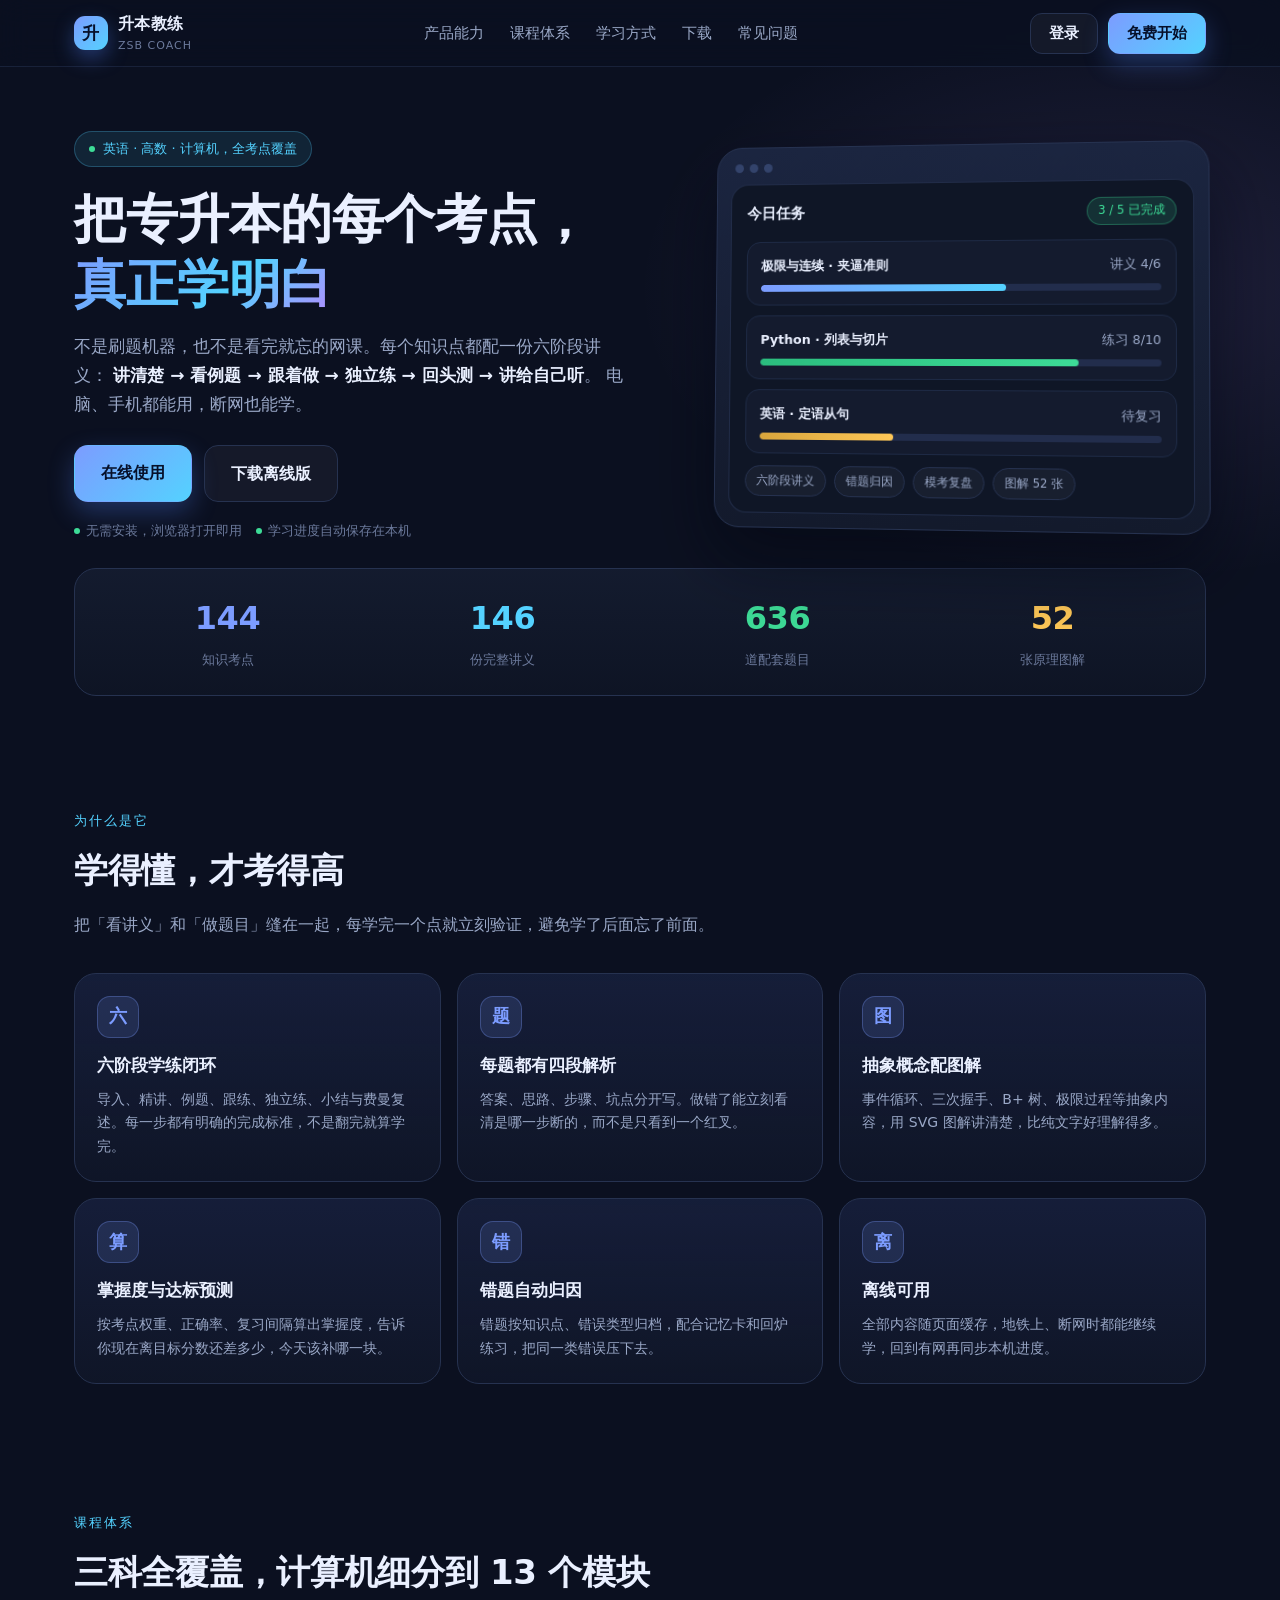
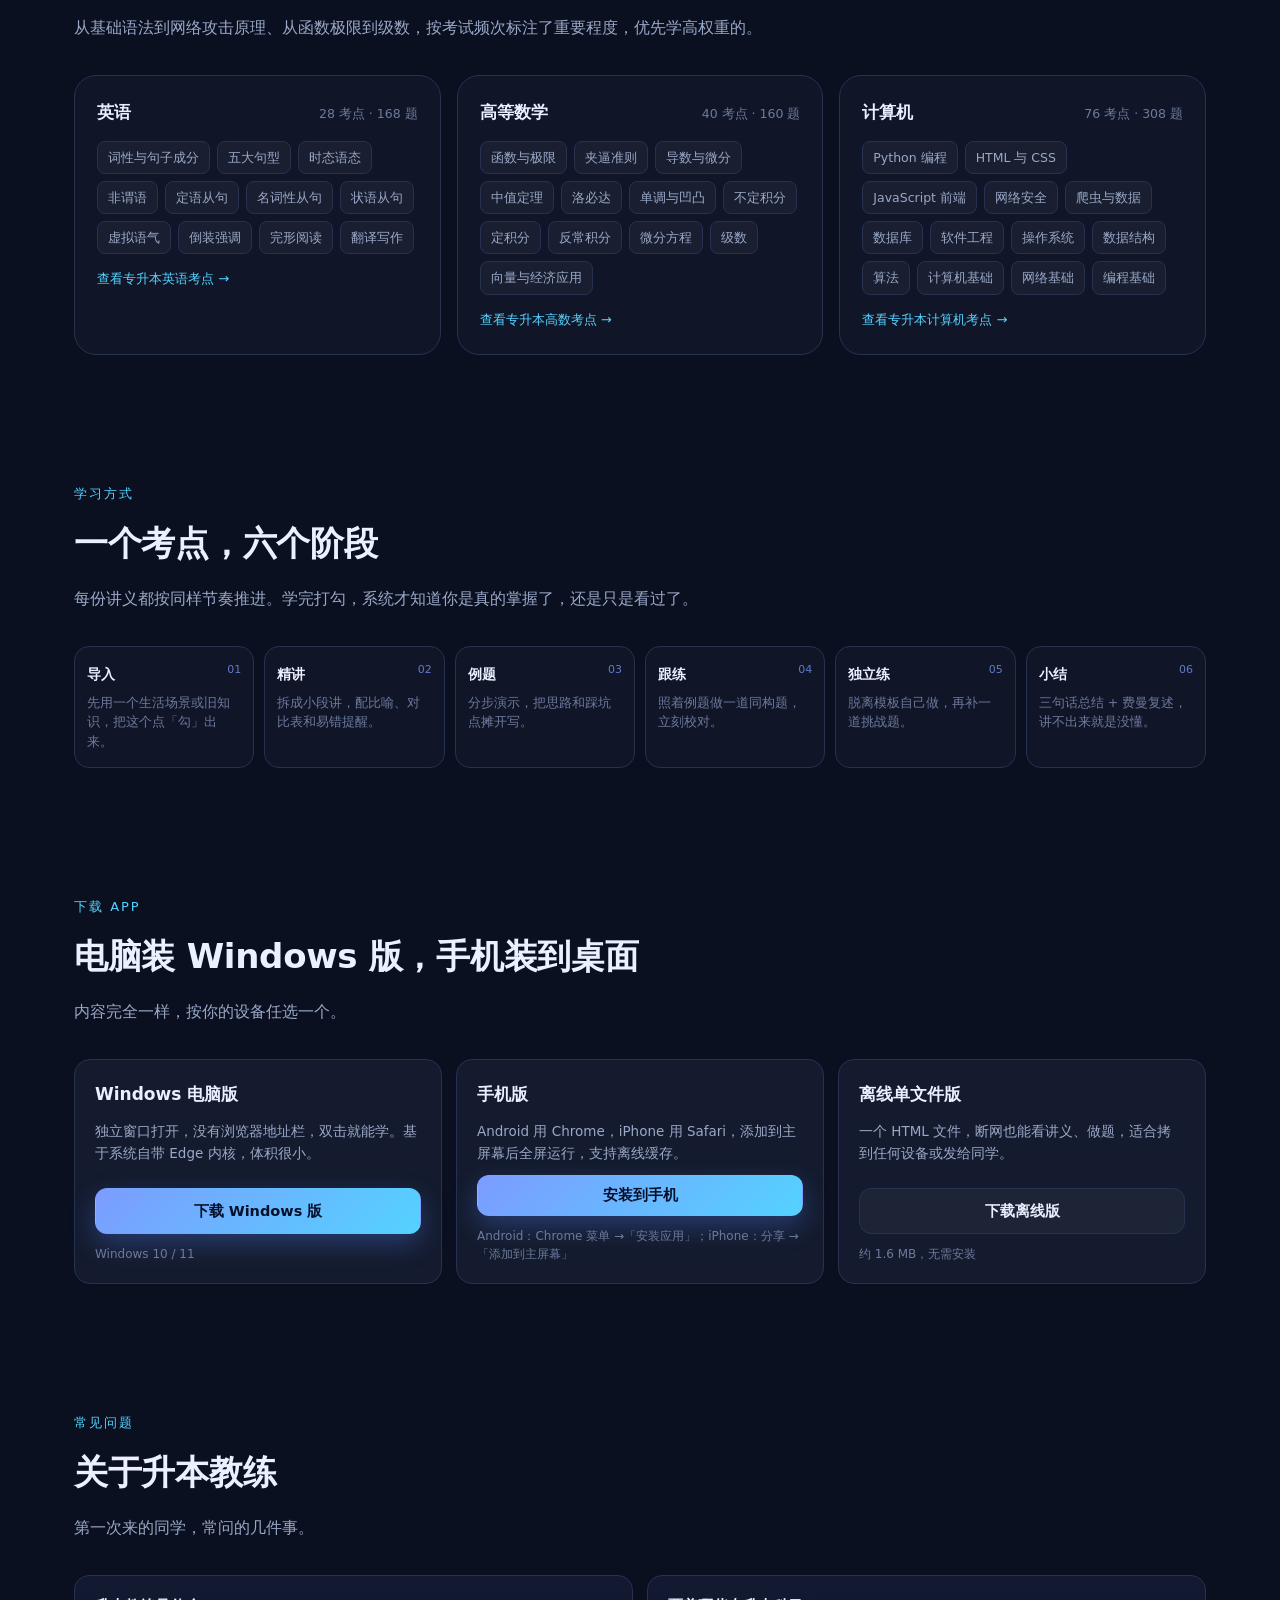
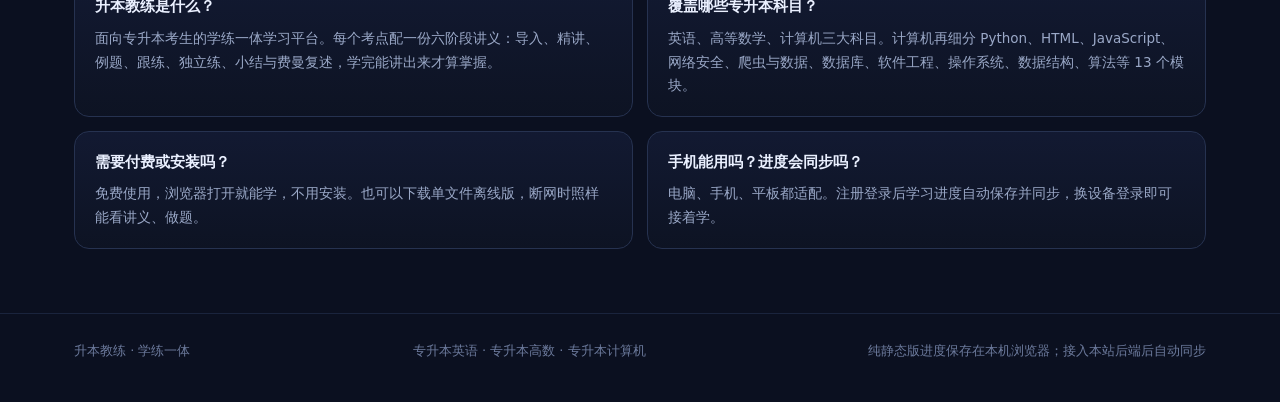
<file: index.html>
<!doctype html>
<html lang="zh-CN">
<head>
  <meta charset="utf-8" />
  <meta name="viewport" content="width=device-width, initial-scale=1, viewport-fit=cover" />
  <meta name="theme-color" content="#0b1020" />
  <meta name="description" content="升本教练：专升本学练一体在线学习平台。覆盖专升本英语、高等数学、计算机全部考点，144 个考点、146 份六阶段讲义、636 道题、52 张图解，支持电脑与手机，可在线使用或下载离线版。" />
  <meta name="keywords" content="专升本,升本教练,专升本考试,统招专升本,专升本英语,专升本高数,专升本高等数学,专升本计算机,专升本刷题,专升本题库,专升本网课,专升本学习平台,专升本备考" />
  <meta name="robots" content="index,follow,max-image-preview:large" />
  <link rel="canonical" href="https://qiqiqi2026.github.io/zsb-coach/" />
  <meta property="og:type" content="website" />
  <meta property="og:site_name" content="升本教练" />
  <meta property="og:locale" content="zh_CN" />
  <meta property="og:title" content="升本教练 · 专升本学练一体在线学习平台" />
  <meta property="og:description" content="专升本英语、高数、计算机全考点：六阶段讲义 + 题库 + 图解，电脑手机都能用，免费在线学习或下载离线版。" />
  <meta property="og:url" content="https://qiqiqi2026.github.io/zsb-coach/" />
  <meta property="og:image" content="https://qiqiqi2026.github.io/zsb-coach/icon.svg" />
  <meta name="twitter:card" content="summary" />
  <meta name="twitter:title" content="升本教练 · 专升本学练一体" />
  <meta name="twitter:description" content="专升本英语、高数、计算机全考点，六阶段讲义 + 题库 + 图解，免费使用。" />
  <title>升本教练 · 专升本学练一体在线学习平台</title>
  <script type="application/ld+json">
  {
    "@context": "https://schema.org",
    "@graph": [
      {
        "@type": "WebSite",
        "@id": "https://qiqiqi2026.github.io/zsb-coach/#website",
        "url": "https://qiqiqi2026.github.io/zsb-coach/",
        "name": "升本教练",
        "alternateName": ["专升本学练一体", "专升本学习平台", "升本教练专升本"],
        "inLanguage": "zh-CN",
        "description": "面向专升本考生的学练一体学习平台，覆盖英语、高等数学、计算机全部考点。"
      },
      {
        "@type": "EducationalOrganization",
        "@id": "https://qiqiqi2026.github.io/zsb-coach/#org",
        "name": "升本教练",
        "url": "https://qiqiqi2026.github.io/zsb-coach/",
        "logo": "https://qiqiqi2026.github.io/zsb-coach/icon.svg",
        "description": "专升本在线学习平台：六阶段讲义、覆盖全部考点的题库与图解，支持在线使用和离线下载。",
        "knowsAbout": ["专升本", "专升本英语", "专升本高等数学", "专升本计算机基础", "专升本刷题"]
      },
      {
        "@type": "FAQPage",
        "@id": "https://qiqiqi2026.github.io/zsb-coach/#faq",
        "mainEntity": [
          {
            "@type": "Question",
            "name": "升本教练是什么？",
            "acceptedAnswer": { "@type": "Answer", "text": "升本教练是面向专升本考生的学练一体在线学习平台，每个考点配一份六阶段讲义：导入、精讲、例题、跟练、独立练、小结与费曼复述。" }
          },
          {
            "@type": "Question",
            "name": "覆盖哪些专升本科目和考点？",
            "acceptedAnswer": { "@type": "Answer", "text": "覆盖专升本英语、高等数学和计算机三大科目，计算机细分为 Python、HTML、JavaScript、网络安全、爬虫与数据、数据库、软件工程、操作系统、数据结构、算法等 13 个模块。" }
          },
          {
            "@type": "Question",
            "name": "升本教练需要付费或安装吗？",
            "acceptedAnswer": { "@type": "Answer", "text": "免费使用，浏览器打开即可，不需要安装。也可以下载单文件离线版，断网时照样能学。" }
          },
          {
            "@type": "Question",
            "name": "手机能用吗？学习进度会同步吗？",
            "acceptedAnswer": { "@type": "Answer", "text": "电脑、手机、平板都适配。注册登录后学习进度会保存并同步，换设备登录即可继续。" }
          }
        ]
      },
      {
        "@type": "Course",
        "name": "专升本英语全考点课程",
        "description": "覆盖专升本英语语法、词汇、阅读、翻译、写作 28 个考点，配六阶段讲义与配套练习。",
        "inLanguage": "zh-CN",
        "url": "https://qiqiqi2026.github.io/zsb-coach/english.html",
        "provider": { "@type": "EducationalOrganization", "name": "升本教练" }
      },
      {
        "@type": "Course",
        "name": "专升本高等数学全考点课程",
        "description": "覆盖函数极限、导数与微分、中值定理、积分、微分方程、级数等 40 个考点。",
        "inLanguage": "zh-CN",
        "url": "https://qiqiqi2026.github.io/zsb-coach/math.html",
        "provider": { "@type": "EducationalOrganization", "name": "升本教练" }
      },
      {
        "@type": "Course",
        "name": "专升本计算机全考点课程",
        "description": "覆盖计算机基础、Python、前端、网络安全、数据库、操作系统、数据结构与算法等 13 个模块 76 个考点。",
        "inLanguage": "zh-CN",
        "url": "https://qiqiqi2026.github.io/zsb-coach/computer.html",
        "provider": { "@type": "EducationalOrganization", "name": "升本教练" }
      }
    ]
  }
  </script>
  <link rel="manifest" href="manifest.webmanifest" />
  <link rel="icon" href="icon.svg" type="image/svg+xml" />
  <link rel="apple-touch-icon" href="apple-touch-icon.png" />
  <style>
    :root {
      --bg: #0b1020;
      --panel: #141b2e;
      --panel-2: #182140;
      --line: #263250;
      --text: #eaf0ff;
      --dim: #9aa8c7;
      --faint: #6c7a9c;
      --accent: #7c9cff;
      --accent-2: #54d2ff;
      --green: #3ddc97;
      --amber: #ffc857;
      --purple: #b28dff;
      --r-lg: 22px;
      --r-md: 15px;
      --r-sm: 10px;
      --font: "PingFang SC", "Microsoft YaHei", "Noto Sans SC", system-ui, -apple-system, sans-serif;
    }
    * { box-sizing: border-box; }
    html, body { margin: 0; padding: 0; }
    body {
      background:
        radial-gradient(1100px 560px at 50% -15%, rgba(84, 132, 255, .20), transparent 70%),
        radial-gradient(700px 420px at 88% 8%, rgba(178, 141, 255, .12), transparent 70%),
        var(--bg);
      color: var(--text);
      font-family: var(--font);
      font-size: 16px;
      line-height: 1.7;
      min-height: 100vh;
      overflow-x: hidden;
      -webkit-font-smoothing: antialiased;
    }
    a { color: inherit; text-decoration: none; }
    button { font-family: inherit; color: inherit; cursor: pointer; }
    ::selection { background: rgba(124, 156, 255, .35); }

    .shell { width: 100%; max-width: 1180px; margin: 0 auto; padding: 0 24px; }

    /* ---------- 导航 ---------- */
    .nav {
      position: sticky; top: 0; z-index: 30;
      backdrop-filter: blur(14px);
      background: rgba(11, 16, 32, .72);
      border-bottom: 1px solid rgba(38, 50, 80, .55);
    }
    .nav-inner { display: flex; align-items: center; justify-content: space-between; height: 66px; gap: 16px; }
    .brand { display: flex; align-items: center; gap: 10px; font-weight: 800; letter-spacing: .3px; }
    .brand-mark {
      width: 34px; height: 34px; border-radius: 11px; display: grid; place-items: center;
      background: linear-gradient(135deg, var(--accent), var(--accent-2));
      color: #06102a; font-weight: 900; font-size: 17px;
      box-shadow: 0 8px 20px rgba(84, 132, 255, .35);
    }
    .brand-text small { display: block; font-size: 11px; color: var(--faint); font-weight: 500; letter-spacing: 1px; }
    .nav-links { display: flex; gap: 26px; font-size: 14.5px; color: var(--dim); }
    .nav-links a:hover { color: var(--text); }
    .nav-actions { display: flex; align-items: center; gap: 10px; }

    .btn {
      display: inline-flex; align-items: center; justify-content: center; gap: 8px;
      border-radius: 12px; border: 1px solid transparent;
      padding: 10px 18px; font-size: 14.5px; font-weight: 600;
      transition: transform .15s ease, box-shadow .2s ease, background .2s ease, border-color .2s ease;
      white-space: nowrap;
    }
    .btn:active { transform: translateY(1px); }
    .btn-primary {
      background: linear-gradient(135deg, var(--accent), var(--accent-2));
      color: #06102a; box-shadow: 0 10px 26px rgba(84, 132, 255, .30);
    }
    .btn-primary:hover { box-shadow: 0 14px 32px rgba(84, 132, 255, .42); }
    .btn-ghost { background: rgba(255, 255, 255, .04); border-color: var(--line); color: var(--text); }
    .btn-ghost:hover { background: rgba(255, 255, 255, .08); border-color: #33436b; }
    .btn-lg { padding: 14px 26px; font-size: 16px; border-radius: 14px; }
    .btn-block { width: 100%; }

    /* ---------- Hero ---------- */
    .hero { padding: 64px 0 40px; }
    .hero-grid {
      display: grid; grid-template-columns: 1.08fr .92fr; gap: 52px; align-items: center;
    }
    .tag {
      display: inline-flex; align-items: center; gap: 8px;
      padding: 6px 14px; border-radius: 999px; font-size: 13px;
      color: var(--accent-2); background: rgba(84, 210, 255, .10);
      border: 1px solid rgba(84, 210, 255, .26);
    }
    h1 {
      margin: 20px 0 16px; font-size: clamp(30px, 4.4vw, 52px); line-height: 1.24;
      letter-spacing: -.5px; font-weight: 900;
    }
    h1 em {
      font-style: normal;
      background: linear-gradient(135deg, var(--accent), var(--accent-2) 60%, var(--purple));
      -webkit-background-clip: text; background-clip: text; color: transparent;
    }
    .lead { margin: 0 0 26px; color: var(--dim); font-size: 17px; max-width: 560px; }
    .lead b { color: var(--text); }
    .hero-cta { display: flex; flex-wrap: wrap; gap: 12px; margin-bottom: 18px; }
    .hero-note { font-size: 13px; color: var(--faint); display: flex; flex-wrap: wrap; gap: 14px; }
    .hero-note span { display: inline-flex; align-items: center; gap: 6px; }
    .dot { width: 6px; height: 6px; border-radius: 50%; background: var(--green); display: inline-block; }

    /* ---------- 设备预览 ---------- */
    .device {
      border-radius: 26px;
      background: linear-gradient(180deg, #1b2540, #131a2c);
      border: 1px solid var(--line);
      padding: 14px; box-shadow: 0 30px 70px rgba(3, 7, 18, .62);
      transform: perspective(1200px) rotateY(-6deg) rotateX(2deg);
    }
    .device-bar { display: flex; gap: 6px; padding: 2px 4px 12px; }
    .device-bar i { width: 9px; height: 9px; border-radius: 50%; background: #33436b; display: block; }
    .device-body {
      background: #0f1626; border-radius: 18px; padding: 16px;
      border: 1px solid rgba(38, 50, 80, .8);
    }
    .mock-head { display: flex; justify-content: space-between; align-items: center; margin-bottom: 14px; }
    .mock-head b { font-size: 15px; }
    .pill {
      font-size: 11.5px; padding: 3px 10px; border-radius: 999px;
      background: rgba(61, 220, 151, .14); color: var(--green);
      border: 1px solid rgba(61, 220, 151, .3);
    }
    .mock-card {
      background: var(--panel); border: 1px solid var(--line-soft, #1e2a45);
      border-radius: 14px; padding: 13px 14px; margin-bottom: 10px;
    }
    .mock-card .row { display: flex; justify-content: space-between; font-size: 12.5px; color: var(--dim); margin-bottom: 8px; }
    .mock-card .row b { color: var(--text); font-size: 13px; }
    .bar { height: 7px; border-radius: 99px; background: rgba(124, 156, 255, .14); overflow: hidden; }
    .bar i { display: block; height: 100%; border-radius: 99px; background: linear-gradient(90deg, var(--accent), var(--accent-2)); }
    .bar.green i { background: linear-gradient(90deg, #2bbd7e, var(--green)); }
    .bar.amber i { background: linear-gradient(90deg, #d9a53c, var(--amber)); }
    .mock-chips { display: flex; gap: 8px; margin-top: 12px; flex-wrap: wrap; }
    .chip {
      font-size: 11.5px; color: var(--dim); padding: 5px 11px; border-radius: 999px;
      background: rgba(255, 255, 255, .04); border: 1px solid var(--line);
    }

    /* ---------- 数据条 ---------- */
    .stats {
      display: grid; grid-template-columns: repeat(4, 1fr); gap: 14px;
      margin: 26px 0 10px; padding: 22px; border-radius: var(--r-lg);
      background: linear-gradient(180deg, rgba(21, 29, 49, .85), rgba(16, 23, 39, .6));
      border: 1px solid var(--line);
    }
    .stat { text-align: center; }
    .stat b { display: block; font-size: clamp(22px, 3vw, 32px); font-weight: 900; letter-spacing: -.5px; }
    .stat span { font-size: 13px; color: var(--faint); }
    .stat:nth-child(1) b { color: var(--accent); }
    .stat:nth-child(2) b { color: var(--accent-2); }
    .stat:nth-child(3) b { color: var(--green); }
    .stat:nth-child(4) b { color: var(--amber); }

    /* ---------- 通用区块 ---------- */
    section.block { padding: 64px 0; }
    .sec-head { max-width: 720px; margin-bottom: 34px; }
    .sec-eyebrow { font-size: 13px; letter-spacing: 2px; color: var(--accent-2); text-transform: uppercase; }
    h2 { margin: 10px 0 12px; font-size: clamp(23px, 3vw, 34px); font-weight: 850; letter-spacing: -.3px; }
    .sec-head p { margin: 0; color: var(--dim); }

    .cards { display: grid; grid-template-columns: repeat(3, 1fr); gap: 16px; }
    .card {
      background: linear-gradient(180deg, rgba(24, 33, 64, .78), rgba(18, 25, 44, .6));
      border: 1px solid var(--line); border-radius: var(--r-lg); padding: 22px;
      transition: transform .18s ease, border-color .18s ease;
    }
    .card:hover { transform: translateY(-3px); border-color: #34456f; }
    .card-ico {
      width: 42px; height: 42px; border-radius: 13px; display: grid; place-items: center;
      margin-bottom: 14px; font-size: 18px; font-weight: 900;
      background: rgba(124, 156, 255, .14); color: var(--accent);
      border: 1px solid rgba(124, 156, 255, .3);
    }
    .card h3 { margin: 0 0 8px; font-size: 16.5px; }
    .card p { margin: 0; font-size: 14px; color: var(--dim); }

    /* ---------- 课程 ---------- */
    .subject-grid { display: grid; grid-template-columns: repeat(3, 1fr); gap: 16px; }
    .subject {
      border: 1px solid var(--line); border-radius: var(--r-lg); padding: 22px;
      background: rgba(20, 27, 46, .62);
    }
    .subject-top { display: flex; align-items: baseline; justify-content: space-between; margin-bottom: 14px; }
    .subject-top h3 { margin: 0; font-size: 17px; }
    .subject-top span { font-size: 12.5px; color: var(--faint); }
    .mods { display: flex; flex-wrap: wrap; gap: 7px; }
    .mod {
      font-size: 12.5px; padding: 5px 10px; border-radius: 8px;
      background: rgba(255, 255, 255, .04); border: 1px solid var(--line); color: var(--dim);
    }
    .subject-more { display: inline-block; margin-top: 14px; font-size: 13px; color: var(--accent-2); }
    .subject-more:hover { text-decoration: underline; }

    /* ---------- 六阶段 ---------- */
    .flow { display: grid; grid-template-columns: repeat(6, 1fr); gap: 10px; }
    .step {
      border: 1px solid var(--line); border-radius: var(--r-md); padding: 16px 12px;
      background: rgba(20, 27, 46, .55); position: relative;
    }
    .step b { display: block; font-size: 14px; margin-bottom: 6px; }
    .step span { font-size: 12.5px; color: var(--faint); line-height: 1.55; display: block; }
    .step i {
      position: absolute; top: 14px; right: 12px; font-style: normal;
      font-size: 11px; color: var(--accent); opacity: .75;
    }

    /* ---------- 下载 ---------- */
    .download-box {
      display: grid; grid-template-columns: 1.1fr .9fr; gap: 28px; align-items: center;
      border: 1px solid var(--line); border-radius: 26px; padding: 34px;
      background:
        radial-gradient(700px 260px at 12% 0%, rgba(84, 210, 255, .12), transparent 70%),
        linear-gradient(180deg, rgba(24, 33, 64, .8), rgba(16, 23, 39, .65));
    }
    .download-box h2 { margin-top: 8px; }
    .dl-list { margin: 18px 0 22px; padding: 0; list-style: none; }
    .dl-list li { display: flex; gap: 10px; font-size: 14px; color: var(--dim); margin-bottom: 9px; }
    .dl-list li::before {
      content: ""; flex: 0 0 auto; width: 18px; height: 18px; margin-top: 3px; border-radius: 50%;
      background: rgba(61, 220, 151, .15); border: 1px solid rgba(61, 220, 151, .4);
    }
    .dl-meta { font-size: 12.5px; color: var(--faint); }
    .dl-grid { display: grid; grid-template-columns: repeat(3, 1fr); gap: 14px; margin-top: 22px; }
    .dl-card {
      display: flex; flex-direction: column; gap: 11px;
      background: var(--panel); border: 1px solid var(--line);
      border-radius: 16px; padding: 20px;
    }
    .dl-card h3 { margin: 0; font-size: 17px; }
    .dl-card p { margin: 0; flex: 1; font-size: 13.5px; color: var(--dim); line-height: 1.65; }
    .dl-card small { font-size: 12px; color: var(--faint); line-height: 1.5; }
    .dl-card .btn { width: 100%; }
    @media (max-width: 860px) { .dl-grid { grid-template-columns: 1fr; } }

    /* ---------- 常见问题 ---------- */
    .faq { display: grid; grid-template-columns: 1fr 1fr; gap: 14px; }
    .faq-item {
      border: 1px solid var(--line); border-radius: var(--r-md); padding: 18px 20px;
      background: linear-gradient(180deg, rgba(24, 33, 64, .55), rgba(16, 23, 39, .45));
    }
    .faq-item b { display: block; font-size: 15px; margin-bottom: 7px; }
    .faq-item p { margin: 0; font-size: 13.5px; line-height: 1.75; color: var(--dim); }
    @media (max-width: 860px) { .faq { grid-template-columns: 1fr; } }

    footer {
      border-top: 1px solid rgba(38, 50, 80, .6); padding: 26px 0 40px;
      color: var(--faint); font-size: 13px;
      display: flex; justify-content: space-between; flex-wrap: wrap; gap: 10px;
    }

    /* ---------- 登录弹层 ---------- */
    .modal {
      position: fixed; inset: 0; z-index: 60; display: grid; place-items: center;
      padding: 20px; background: rgba(4, 8, 18, .72); backdrop-filter: blur(6px);
    }
    .modal[hidden] { display: none; }
    .dialog {
      width: 100%; max-width: 400px; border-radius: 22px; padding: 26px;
      background: linear-gradient(180deg, #182140, #121a2e);
      border: 1px solid var(--line); box-shadow: 0 30px 80px rgba(0, 0, 0, .55);
      animation: pop .18s ease-out;
    }
    @keyframes pop { from { transform: translateY(10px) scale(.98); opacity: 0; } }
    .dialog h3 { margin: 0 0 4px; font-size: 19px; }
    .dialog p.sub { margin: 0 0 18px; font-size: 13px; color: var(--faint); }
    .tabs { display: flex; gap: 6px; margin-bottom: 18px; background: rgba(255, 255, 255, .04); padding: 4px; border-radius: 12px; }
    .tabs button {
      flex: 1; border: 0; background: transparent; padding: 9px; border-radius: 9px;
      font-size: 14px; font-weight: 600; color: var(--dim);
    }
    .tabs button.on { background: rgba(124, 156, 255, .18); color: var(--text); }
    .field { margin-bottom: 13px; }
    .field label { display: block; font-size: 12.5px; color: var(--dim); margin-bottom: 6px; }
    .field input {
      width: 100%; padding: 11px 13px; border-radius: 11px; font-size: 14.5px;
      background: rgba(9, 14, 27, .8); border: 1px solid var(--line); color: var(--text);
      outline: none; transition: border-color .15s ease;
    }
    .field input:focus { border-color: var(--accent); }
    .field input::placeholder { color: #4d5a78; }
    .hint { font-size: 12px; color: var(--red, #ff6b7a); min-height: 18px; margin: 2px 0 10px; }
    .hint.ok { color: var(--green); }
    .dialog .close {
      position: absolute; top: 14px; right: 14px; width: 32px; height: 32px;
      border-radius: 50%; border: 1px solid var(--line); background: rgba(255, 255, 255, .04);
      color: var(--dim); font-size: 15px; line-height: 1;
    }
    .dialog-wrap { position: relative; }
    .auth-user { display: flex; align-items: center; gap: 10px; font-size: 14px; color: var(--dim); }
    .avatar {
      width: 32px; height: 32px; border-radius: 50%; display: grid; place-items: center;
      background: linear-gradient(135deg, var(--accent), var(--accent-2));
      color: #06102a; font-weight: 800; font-size: 14px;
    }

    /* ---------- 响应式 ---------- */
    @media (max-width: 980px) {
      .hero-grid { grid-template-columns: 1fr; gap: 36px; }
      .device { transform: none; max-width: 460px; }
      .cards, .subject-grid { grid-template-columns: 1fr 1fr; }
      .flow { grid-template-columns: repeat(3, 1fr); }
      .download-box { grid-template-columns: 1fr; padding: 26px; }
    }
    @media (max-width: 720px) {
      .shell { padding: 0 18px; }
      .nav-links { display: none; }
      .hero { padding: 40px 0 26px; }
      .stats { grid-template-columns: 1fr 1fr; gap: 18px 10px; padding: 18px; }
      .cards, .subject-grid { grid-template-columns: 1fr; }
      .flow { grid-template-columns: 1fr 1fr; }
      .hero-cta .btn { flex: 1 1 100%; }
      footer { flex-direction: column; }
      section.block { padding: 44px 0; }
    }
    @media (prefers-reduced-motion: reduce) {
      * { animation: none !important; transition: none !important; }
    }
  </style>
  <script src="js/cloud.config.js"></script>
  <script src="js/cloud.js"></script>
  <script src="js/backend.config.js"></script>
  <script src="js/dev.config.js"></script>
  <script src="js/backend.js"></script>
</head>
<body>

<header class="nav">
  <div class="shell nav-inner">
    <a class="brand" href="./">
      <span class="brand-mark">升</span>
      <span class="brand-text">升本教练<small>ZSB COACH</small></span>
    </a>
    <nav class="nav-links">
      <a href="#features">产品能力</a>
      <a href="#courses">课程体系</a>
      <a href="#flow">学习方式</a>
      <a href="#download">下载</a>
      <a href="#faq">常见问题</a>
    </nav>
    <div class="nav-actions" id="navActions">
      <button class="btn btn-ghost" type="button" data-open-auth="login">登录</button>
      <button class="btn btn-primary" type="button" data-cta="start">免费开始</button>
    </div>
  </div>
</header>

<main>
  <section class="hero">
    <div class="shell hero-grid">
      <div>
        <span class="tag"><span class="dot"></span>英语 · 高数 · 计算机，全考点覆盖</span>
        <h1>把专升本的每个考点，<br /><em>真正学明白</em></h1>
        <p class="lead">
          不是刷题机器，也不是看完就忘的网课。每个知识点都配一份六阶段讲义：
          <b>讲清楚 → 看例题 → 跟着做 → 独立练 → 回头测 → 讲给自己听</b>。
          电脑、手机都能用，断网也能学。
        </p>
        <div class="hero-cta">
          <button class="btn btn-primary btn-lg" type="button" data-cta="start">在线使用</button>
          <a class="btn btn-ghost btn-lg" href="升本教练-单文件版.html" download data-download="升本教练-单文件版.html">下载离线版</a>
        </div>
        <div class="hero-note">
          <span><i class="dot"></i>无需安装，浏览器打开即用</span>
          <span><i class="dot"></i><span id="syncNote">学习进度自动保存在本机</span></span>
        </div>
      </div>

      <div class="device" aria-hidden="true">
        <div class="device-bar"><i></i><i></i><i></i></div>
        <div class="device-body">
          <div class="mock-head">
            <b>今日任务</b>
            <span class="pill">3 / 5 已完成</span>
          </div>
          <div class="mock-card">
            <div class="row"><b>极限与连续 · 夹逼准则</b><span>讲义 4/6</span></div>
            <div class="bar"><i style="width:62%"></i></div>
          </div>
          <div class="mock-card">
            <div class="row"><b>Python · 列表与切片</b><span>练习 8/10</span></div>
            <div class="bar green"><i style="width:80%"></i></div>
          </div>
          <div class="mock-card">
            <div class="row"><b>英语 · 定语从句</b><span>待复习</span></div>
            <div class="bar amber"><i style="width:34%"></i></div>
          </div>
          <div class="mock-chips">
            <span class="chip">六阶段讲义</span>
            <span class="chip">错题归因</span>
            <span class="chip">模考复盘</span>
            <span class="chip">图解 52 张</span>
          </div>
        </div>
      </div>
    </div>

    <div class="shell">
      <div class="stats">
        <div class="stat"><b>144</b><span>知识考点</span></div>
        <div class="stat"><b>146</b><span>份完整讲义</span></div>
        <div class="stat"><b>636</b><span>道配套题目</span></div>
        <div class="stat"><b>52</b><span>张原理图解</span></div>
      </div>
    </div>
  </section>

  <section class="block" id="features">
    <div class="shell">
      <div class="sec-head">
        <div class="sec-eyebrow">为什么是它</div>
        <h2>学得懂，才考得高</h2>
        <p>把「看讲义」和「做题目」缝在一起，每学完一个点就立刻验证，避免学了后面忘了前面。</p>
      </div>
      <div class="cards">
        <article class="card">
          <div class="card-ico">六</div>
          <h3>六阶段学练闭环</h3>
          <p>导入、精讲、例题、跟练、独立练、小结与费曼复述。每一步都有明确的完成标准，不是翻完就算学完。</p>
        </article>
        <article class="card">
          <div class="card-ico">题</div>
          <h3>每题都有四段解析</h3>
          <p>答案、思路、步骤、坑点分开写。做错了能立刻看清是哪一步断的，而不是只看到一个红叉。</p>
        </article>
        <article class="card">
          <div class="card-ico">图</div>
          <h3>抽象概念配图解</h3>
          <p>事件循环、三次握手、B+ 树、极限过程等抽象内容，用 SVG 图解讲清楚，比纯文字好理解得多。</p>
        </article>
        <article class="card">
          <div class="card-ico">算</div>
          <h3>掌握度与达标预测</h3>
          <p>按考点权重、正确率、复习间隔算出掌握度，告诉你现在离目标分数还差多少，今天该补哪一块。</p>
        </article>
        <article class="card">
          <div class="card-ico">错</div>
          <h3>错题自动归因</h3>
          <p>错题按知识点、错误类型归档，配合记忆卡和回炉练习，把同一类错误压下去。</p>
        </article>
        <article class="card">
          <div class="card-ico">离</div>
          <h3>离线可用</h3>
          <p>全部内容随页面缓存，地铁上、断网时都能继续学，回到有网再同步本机进度。</p>
        </article>
      </div>
    </div>
  </section>

  <section class="block" id="courses">
    <div class="shell">
      <div class="sec-head">
        <div class="sec-eyebrow">课程体系</div>
        <h2>三科全覆盖，计算机细分到 13 个模块</h2>
        <p>从基础语法到网络攻击原理、从函数极限到级数，按考试频次标注了重要程度，优先学高权重的。</p>
      </div>
      <div class="subject-grid">
        <article class="subject">
          <div class="subject-top"><h3>英语</h3><span>28 考点 · 168 题</span></div>
          <div class="mods">
            <span class="mod">词性与句子成分</span><span class="mod">五大句型</span>
            <span class="mod">时态语态</span><span class="mod">非谓语</span>
            <span class="mod">定语从句</span><span class="mod">名词性从句</span>
            <span class="mod">状语从句</span><span class="mod">虚拟语气</span>
            <span class="mod">倒装强调</span><span class="mod">完形阅读</span>
            <span class="mod">翻译写作</span>
          </div>
          <a class="subject-more" href="english.html">查看专升本英语考点 →</a>
        </article>
        <article class="subject">
          <div class="subject-top"><h3>高等数学</h3><span>40 考点 · 160 题</span></div>
          <div class="mods">
            <span class="mod">函数与极限</span><span class="mod">夹逼准则</span>
            <span class="mod">导数与微分</span><span class="mod">中值定理</span>
            <span class="mod">洛必达</span><span class="mod">单调与凹凸</span>
            <span class="mod">不定积分</span><span class="mod">定积分</span>
            <span class="mod">反常积分</span><span class="mod">微分方程</span>
            <span class="mod">级数</span><span class="mod">向量与经济应用</span>
          </div>
          <a class="subject-more" href="math.html">查看专升本高数考点 →</a>
        </article>
        <article class="subject">
          <div class="subject-top"><h3>计算机</h3><span>76 考点 · 308 题</span></div>
          <div class="mods">
            <span class="mod">Python 编程</span><span class="mod">HTML 与 CSS</span>
            <span class="mod">JavaScript 前端</span><span class="mod">网络安全</span>
            <span class="mod">爬虫与数据</span><span class="mod">数据库</span>
            <span class="mod">软件工程</span><span class="mod">操作系统</span>
            <span class="mod">数据结构</span><span class="mod">算法</span>
            <span class="mod">计算机基础</span><span class="mod">网络基础</span>
            <span class="mod">编程基础</span>
          </div>
          <a class="subject-more" href="computer.html">查看专升本计算机考点 →</a>
        </article>
      </div>
    </div>
  </section>

  <section class="block" id="flow">
    <div class="shell">
      <div class="sec-head">
        <div class="sec-eyebrow">学习方式</div>
        <h2>一个考点，六个阶段</h2>
        <p>每份讲义都按同样节奏推进。学完打勾，系统才知道你是真的掌握了，还是只是看过了。</p>
      </div>
      <div class="flow">
        <div class="step"><i>01</i><b>导入</b><span>先用一个生活场景或旧知识，把这个点「勾」出来。</span></div>
        <div class="step"><i>02</i><b>精讲</b><span>拆成小段讲，配比喻、对比表和易错提醒。</span></div>
        <div class="step"><i>03</i><b>例题</b><span>分步演示，把思路和踩坑点摊开写。</span></div>
        <div class="step"><i>04</i><b>跟练</b><span>照着例题做一道同构题，立刻校对。</span></div>
        <div class="step"><i>05</i><b>独立练</b><span>脱离模板自己做，再补一道挑战题。</span></div>
        <div class="step"><i>06</i><b>小结</b><span>三句话总结 + 费曼复述，讲不出来就是没懂。</span></div>
      </div>
    </div>
  </section>

  <section class="block" id="download">
    <div class="shell">
      <div class="sec-head">
        <div class="sec-eyebrow">下载 App</div>
        <h2>电脑装 Windows 版，手机装到桌面</h2>
        <p>内容完全一样，按你的设备任选一个。</p>
      </div>
      <div class="dl-grid">
        <div class="dl-card">
          <h3>Windows 电脑版</h3>
          <p>独立窗口打开，没有浏览器地址栏，双击就能学。基于系统自带 Edge 内核，体积很小。</p>
          <a class="btn btn-primary" href="download/ZSB-Coach-Windows.exe" download>下载 Windows 版</a>
          <small>Windows 10 / 11</small>
        </div>
        <div class="dl-card">
          <h3>手机版</h3>
          <p>Android 用 Chrome，iPhone 用 Safari，添加到主屏幕后全屏运行，支持离线缓存。</p>
          <button class="btn btn-primary" type="button" id="btnPwa">安装到手机</button>
          <small id="pwaHint">Android：Chrome 菜单 →「安装应用」；iPhone：分享 →「添加到主屏幕」</small>
        </div>
        <div class="dl-card">
          <h3>离线单文件版</h3>
          <p>一个 HTML 文件，断网也能看讲义、做题，适合拷到任何设备或发给同学。</p>
          <a class="btn btn-ghost" href="升本教练-单文件版.html" download data-download="升本教练-单文件版.html">下载离线版</a>
          <small>约 1.6 MB，无需安装</small>
        </div>
      </div>
    </div>
  </section>

  <section class="block" id="faq">
    <div class="shell">
      <div class="sec-head">
        <div class="sec-eyebrow">常见问题</div>
        <h2>关于升本教练</h2>
        <p>第一次来的同学，常问的几件事。</p>
      </div>
      <div class="faq">
        <article class="faq-item">
          <b>升本教练是什么？</b>
          <p>面向专升本考生的学练一体学习平台。每个考点配一份六阶段讲义：导入、精讲、例题、跟练、独立练、小结与费曼复述，学完能讲出来才算掌握。</p>
        </article>
        <article class="faq-item">
          <b>覆盖哪些专升本科目？</b>
          <p>英语、高等数学、计算机三大科目。计算机再细分 Python、HTML、JavaScript、网络安全、爬虫与数据、数据库、软件工程、操作系统、数据结构、算法等 13 个模块。</p>
        </article>
        <article class="faq-item">
          <b>需要付费或安装吗？</b>
          <p>免费使用，浏览器打开就能学，不用安装。也可以下载单文件离线版，断网时照样能看讲义、做题。</p>
        </article>
        <article class="faq-item">
          <b>手机能用吗？进度会同步吗？</b>
          <p>电脑、手机、平板都适配。注册登录后学习进度自动保存并同步，换设备登录即可接着学。</p>
        </article>
      </div>
    </div>
  </section>
</main>

<footer>
  <div class="shell" style="display:flex;justify-content:space-between;flex-wrap:wrap;gap:10px;width:100%">
    <span>升本教练 · 学练一体</span>
    <span><a href="english.html">专升本英语</a> · <a href="math.html">专升本高数</a> · <a href="computer.html">专升本计算机</a></span>
    <span id="footNote">纯静态版进度保存在本机浏览器；接入本站后端后自动同步</span>
  </div>
</footer>

<div class="modal" id="authModal" hidden>
  <div class="dialog dialog-wrap" role="dialog" aria-modal="true" aria-labelledby="authTitle">
    <button class="close" type="button" data-close-auth aria-label="关闭">×</button>
    <h3 id="authTitle">登录升本教练</h3>
    <p class="sub" id="authSub">账号保存在本机浏览器，换设备需要重新注册。</p>
    <div class="tabs">
      <button type="button" data-tab="login" class="on">登录</button>
      <button type="button" data-tab="register">注册</button>
    </div>
    <form id="authForm" autocomplete="off">
      <div class="field" id="emailWrap">
        <label for="accEmail">邮箱 / 手机号</label>
        <input id="accEmail" name="account" type="text" placeholder="邮箱或 11 位手机号，用于登录" maxlength="80" />
      </div>
      <div class="field">
        <label for="accUser">用户名</label>
        <input id="accUser" name="user" type="text" placeholder="2-16 个字符" maxlength="16" />
      </div>
      <div class="field">
        <label for="accPass">密码</label>
        <input id="accPass" name="pass" type="password" placeholder="至少 6 位" maxlength="32" />
      </div>
      <div class="field" id="confirmWrap" hidden>
        <label for="accPass2">确认密码</label>
        <input id="accPass2" name="pass2" type="password" placeholder="再输入一次" maxlength="32" />
      </div>
      <div class="hint" id="authHint"></div>
      <button class="btn btn-primary btn-block btn-lg" type="submit" id="authSubmit">登录</button>
    </form>
  </div>
</div>

<script>
(function () {
  var ACC_KEY = 'zsb.accounts.v1';
  var SESSION_KEY = 'zsb.session.v1';
  var modal = document.getElementById('authModal');
  var form = document.getElementById('authForm');
  var hint = document.getElementById('authHint');
  var confirmWrap = document.getElementById('confirmWrap');
  var submitBtn = document.getElementById('authSubmit');
  var tabButtons = document.querySelectorAll('[data-tab]');
  var mode = 'login';
  var pendingStart = false;
  var cloud = window.ZSB && window.ZSB.cloud;
  var cloudOn = !!(cloud && cloud.enabled);
  var backend = window.ZSB && window.ZSB.backend;
  var backendOn = false;
  var emailWrap = document.getElementById('emailWrap');

  if (cloudOn) {
    var syncNote = document.getElementById('syncNote');
    var footNote = document.getElementById('footNote');
    if (syncNote) syncNote.textContent = '登录后进度云端同步，换设备接着学';
    if (footNote) footNote.textContent = '注册后账号与学习进度保存在云端，电脑手机自动同步；离线单文件版只存本机';
  }

  /* 本站后端可用时：注册 / 登录都走后端，开发者后台能立刻看到 */
  if (backend) {
    if (backend.session() && !session()) {
      var bu = backend.user();
      if (bu) writeJSON(SESSION_KEY, {
        user: bu.username || (bu.email || '').split('@')[0],
        at: Date.now()
      });
    }
    backend.probe().then(function (ok) {
      backendOn = !!ok;
      if (!backendOn) return;
      emailWrap.hidden = false;
      var f = document.getElementById('footNote');
      var n = document.getElementById('syncNote');
      if (f) f.textContent = '账号与学习进度保存在本站后端，开发者后台可实时查看；换设备登录即可继续';
      if (n) n.textContent = '登录后进度同步到本站后端，换设备接着学';
      setMode(mode);
      var p = backend.refreshRole ? backend.refreshRole() : null;
      if (p && p.then) p.then(renderNav); else renderNav();
    });
  }

  function readJSON(key, fallback) {
    try { return JSON.parse(localStorage.getItem(key) || 'null') || fallback; }
    catch (e) { return fallback; }
  }
  function writeJSON(key, value) {
    try { localStorage.setItem(key, JSON.stringify(value)); } catch (e) {}
  }
  function sha(text) {
    if (!window.crypto || !window.crypto.subtle) return Promise.resolve('plain:' + text);
    var buf = new TextEncoder().encode(text);
    return window.crypto.subtle.digest('SHA-256', buf).then(function (d) {
      return Array.prototype.map.call(new Uint8Array(d), function (b) {
        return ('0' + b.toString(16)).slice(-2);
      }).join('');
    });
  }
  function session() { return readJSON(SESSION_KEY, null); }
  var EMAIL_RE = /^[^\s@]+@[^\s@]+\.[^\s@]+$/;
  var PHONE_RE = /^1[3-9]\d{9}$/;
  function isContact(v) { return EMAIL_RE.test(v) || PHONE_RE.test(v); }
  function nickOf(v, fallback) {
    if (fallback && fallback.length >= 2) return fallback.slice(0, 16);
    var n = EMAIL_RE.test(v) ? v.split('@')[0] : '同学' + String(v).slice(-4);
    if (n.length < 2) n = '同学' + String(v).slice(-4);
    return n.slice(0, 16);
  }
  function setDevFlag(on) {
    try { localStorage.setItem('zsb.dev.flag', on ? '1' : '0'); } catch (e) {}
  }
  function markDev(account) {
    if (!window.ZSB_DEV_EMAIL_HASH) { setDevFlag(false); return; }
    sha(String(account || '').toLowerCase()).then(function (h) {
      setDevFlag(h === window.ZSB_DEV_EMAIL_HASH);
    });
  }

  function renderNav() {
    var box = document.getElementById('navActions');
    var s = session();
    if (s && s.user) {
      var devNow = !!(backend && backend.isAdmin && backend.isAdmin());
      box.innerHTML =
        '<span class="auth-user"><span class="avatar">' + esc(s.user.charAt(0).toUpperCase()) + '</span>' +
        esc(s.user) + (devNow ? ' · 开发者' : '') + '</span>' +
        '<button class="btn btn-ghost" type="button" data-cta="logout">退出</button>' +
        '<button class="btn btn-primary" type="button" data-cta="start">进入学习</button>';
    } else {
      box.innerHTML =
        '<button class="btn btn-ghost" type="button" data-open-auth="login">登录</button>' +
        '<button class="btn btn-primary" type="button" data-cta="start">免费开始</button>';
    }
  }
  function esc(s) {
    return String(s == null ? '' : s).replace(/[&<>"']/g, function (c) {
      return { '&': '&amp;', '<': '&lt;', '>': '&gt;', '"': '&quot;', "'": '&#39;' }[c];
    });
  }

  function setMode(next) {
    mode = next;
    confirmWrap.hidden = next !== 'register';
    emailWrap.hidden = false;
    submitBtn.textContent = next === 'register' ? '注册并进入' : '登录';
    document.getElementById('authTitle').textContent = next === 'register'
      ? (cloudOn ? '创建云端账号' : backendOn ? '创建本站账号' : '创建本机账号')
      : '登录升本教练';
    document.getElementById('authSub').textContent = cloudOn
      ? '账号由云端校验，登录后学习进度会跨设备同步。'
      : backendOn
        ? '账号保存在本站后端，注册后开发者后台会立刻显示，学习进度自动同步。'
        : '可用邮箱、手机号或用户名登录；账号保存在本机浏览器。';
    tabButtons.forEach(function (b) { b.classList.toggle('on', b.getAttribute('data-tab') === next); });
    hint.textContent = '';
    hint.className = 'hint';
  }

  function openAuth(nextMode, forStart) {
    pendingStart = !!forStart;
    setMode(nextMode || 'login');
    modal.hidden = false;
    setTimeout(function () { document.getElementById('accUser').focus(); }, 30);
  }
  function closeAuth() { modal.hidden = true; pendingStart = false; }

  /* 开发者与普通用户都进学习端；开发者只是多一个后台入口 */
  function startLearning() {
    if (session()) location.href = 'app.html';
    else openAuth('login', true);
  }

  function finishLogin(name) {
    writeJSON(SESSION_KEY, { user: name, at: Date.now() });
    hint.className = 'hint ok';
    hint.textContent = '登录成功，正在进入学习端…';
    renderNav();
    setTimeout(function () { closeAuth(); location.href = 'app.html'; }, 450);
  }

  form.addEventListener('submit', function (e) {
    e.preventDefault();
    var user = document.getElementById('accUser').value.trim();
    var pass = document.getElementById('accPass').value;
    var pass2 = document.getElementById('accPass2').value;
    var email = document.getElementById('accEmail').value.trim();

    if (cloudOn) {
      if (!/^[^\s@]+@[^\s@]+\.[^\s@]+$/.test(email)) { hint.textContent = '请输入有效邮箱'; return; }
      if (mode === 'register' && user.length < 2) { hint.textContent = '用户名至少 2 个字符'; return; }
      if (pass.length < 6) { hint.textContent = '密码至少 6 位'; return; }
      if (mode === 'register' && pass !== pass2) { hint.textContent = '两次输入的密码不一致'; return; }
      hint.className = 'hint';
      hint.textContent = '正在连接云端…';
      var action = mode === 'register' ? cloud.signUp(email, pass, user) : cloud.signIn(email, pass);
      action.then(function (r) {
        finishLogin((r && r.name) || user || email.split('@')[0]);
      }).catch(function (err) {
        hint.className = 'hint';
        hint.textContent = '失败：' + (err && err.message ? err.message : '网络异常，稍后再试');
      });
      return;
    }

    if (backendOn) {
      if (mode === 'register') {
        if (!isContact(email)) { hint.textContent = '请填写有效邮箱或 11 位手机号'; return; }
        var nick = nickOf(email, user);
        if (pass.length < 6) { hint.textContent = '密码至少 6 位'; return; }
        if (pass !== pass2) { hint.textContent = '两次输入的密码不一致'; return; }
        hint.className = 'hint';
        hint.textContent = '正在注册到本站后端…';
        backend.signUp(email, pass, nick).then(function (r) {
          setDevFlag(!!(backend.isAdmin && backend.isAdmin()));
          finishLogin((r && r.name) || nick);
        }).catch(function (err) {
          hint.className = 'hint';
          hint.textContent = '注册失败：' + (err && err.message ? err.message : '网络异常，稍后再试');
        });
        return;
      }
      var account = email || user;
      if (!account) { hint.textContent = '请输入用户名或邮箱'; return; }
      if (!pass) { hint.textContent = '请输入密码'; return; }
      hint.className = 'hint';
      hint.textContent = '正在登录…';
      backend.signIn(account, pass).then(function (r) {
        setDevFlag(!!(backend.isAdmin && backend.isAdmin()));
        finishLogin((r && r.name) || account);
      }).catch(function (err) {
        hint.className = 'hint';
        hint.textContent = '登录失败：' + (err && err.message ? err.message : '网络异常，稍后再试');
      });
      return;
    }

    var ident = (email || user).toLowerCase();
    if (!ident) { hint.textContent = '请输入邮箱、手机号或用户名'; return; }
    if (mode === 'register' && !isContact(email)) { hint.textContent = '请填写有效邮箱或 11 位手机号'; return; }
    if (!pass) { hint.textContent = '请输入密码'; return; }
    if (pass.length < 6) { hint.textContent = '密码至少 6 位'; return; }
    if (mode === 'register' && pass !== pass2) { hint.textContent = '两次输入的密码不一致'; return; }

    var accounts = readJSON(ACC_KEY, {});
    if (mode === 'register') {
      if (accounts[ident]) { hint.textContent = '这个邮箱或手机号已经注册过了，直接登录吧'; return; }
      var nick = nickOf(email, user);
      sha(ident + '::' + pass).then(function (hash) {
        accounts[ident] = { user: nick, account: email, base: ident, hash: hash, at: Date.now() };
        writeJSON(ACC_KEY, accounts);
        markDev(ident);
        finishLogin(nick);
      });
      return;
    }

    var acc = accounts[ident];
    if (!acc) {
      Object.keys(accounts).some(function (k) {
        var a = accounts[k];
        if ((a.user || '').toLowerCase() === ident || (a.account || '').toLowerCase() === ident) {
          acc = a;
          return true;
        }
        return false;
      });
    }
    if (!acc) { hint.textContent = '没有找到这个账号，先点上面的「注册」'; return; }
    sha((acc.base || acc.user) + '::' + pass).then(function (hash) {
      if (hash !== acc.hash) { hint.textContent = '密码不正确，再试一次'; return; }
      markDev(ident);
      finishLogin(acc.user);
    });
  });

  document.addEventListener('click', function (e) {
    var t = e.target.closest
      ? e.target.closest('[data-open-auth], [data-cta], [data-close-auth], [data-tab]')
      : null;
    if (!t) {
      if (e.target === modal) closeAuth();
      return;
    }
    var openAttr = t.getAttribute('data-open-auth');
    if (openAttr) { openAuth(openAttr, false); return; }
    if (t.hasAttribute('data-close-auth')) { closeAuth(); return; }
    var tab = t.getAttribute('data-tab');
    if (tab) { setMode(tab); return; }
    var cta = t.getAttribute('data-cta');
    if (cta === 'start') startLearning();
    if (cta === 'logout') {
      if (cloudOn) cloud.signOut();
      if (backend) backend.signOut();
      try { localStorage.removeItem(SESSION_KEY); } catch (err) {}
      renderNav();
    }
  });

  document.addEventListener('keydown', function (e) {
    if (e.key === 'Escape' && !modal.hidden) closeAuth();
  });

  function downloadFile(url, name, link) {
    var label = link.textContent;
    link.textContent = '正在准备…';
    fetch(url, { cache: 'no-cache' }).then(function (r) {
      if (!r.ok) throw new Error('HTTP ' + r.status);
      return r.blob();
    }).then(function (blob) {
      var u = URL.createObjectURL(blob);
      var a = document.createElement('a');
      a.href = u;
      a.download = name;
      document.body.appendChild(a);
      a.click();
      a.remove();
      setTimeout(function () { URL.revokeObjectURL(u); }, 5000);
      link.textContent = '已开始下载';
      setTimeout(function () { link.textContent = label; }, 2600);
    }).catch(function () {
      link.textContent = label;
      window.open(url, '_blank');
    });
  }

  document.addEventListener('click', function (e) {
    var link = e.target.closest ? e.target.closest('a[data-download]') : null;
    if (!link) return;
    e.preventDefault();
    downloadFile(link.getAttribute('href'), link.getAttribute('data-download'), link);
  });

  if (cloudOn && cloud.user() && !session()) {
    var cu = cloud.user();
    writeJSON(SESSION_KEY, { user: cu.name || (cu.email || '').split('@')[0], at: Date.now() });
  }

  var pwaPrompt = null;
  window.addEventListener('beforeinstallprompt', function (e) {
    e.preventDefault();
    pwaPrompt = e;
  });
  var pwaBtn = document.getElementById('btnPwa');
  if (pwaBtn) {
    pwaBtn.addEventListener('click', function () {
      if (pwaPrompt) {
        pwaPrompt.prompt();
        pwaPrompt.userChoice.then(function () { pwaPrompt = null; });
        return;
      }
      var ua = navigator.userAgent || '';
      if (/iPhone|iPad|iPod/.test(ua)) {
        alert('iPhone / iPad：点 Safari 底部的「分享」按钮，选择「添加到主屏幕」。');
      } else if (/Android/.test(ua)) {
        alert('Android：用 Chrome 打开本页，点右上角「⋮」菜单，选「安装应用」或「添加到主屏幕」。');
      } else {
        alert('电脑：用 Edge 或 Chrome 打开本页，点地址栏右侧的「安装」图标即可装成桌面应用。');
      }
    });
  }

  renderNav();
})();
</script>
</body>
</html>
</file>
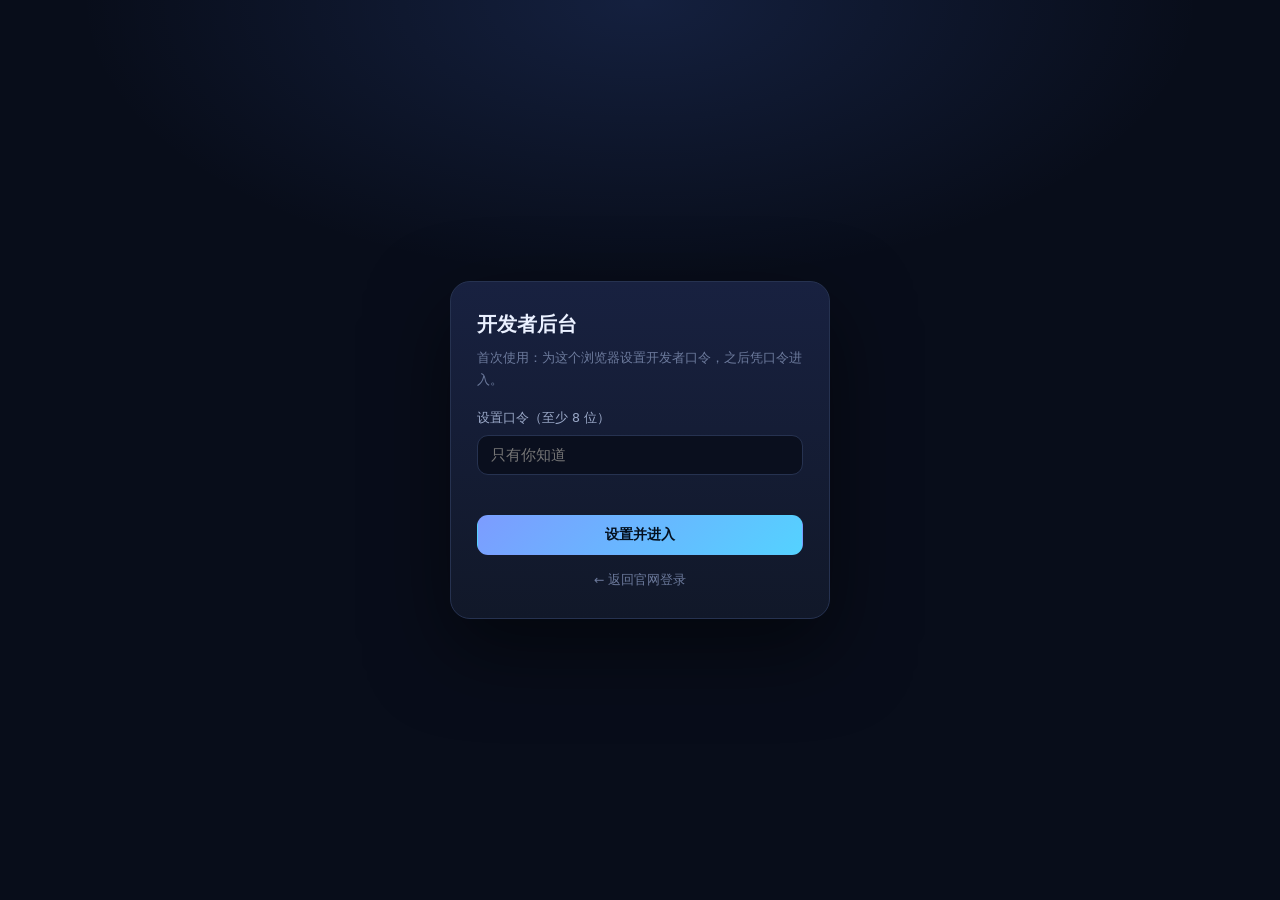
<file: admin.html>
<!doctype html>
<html lang="zh-CN">
<head>
  <meta charset="utf-8" />
  <meta name="viewport" content="width=device-width, initial-scale=1, viewport-fit=cover" />
  <meta name="robots" content="noindex, nofollow" />
  <meta name="theme-color" content="#0b1020" />
  <title>开发者后台 · 升本教练</title>
  <link rel="icon" href="icon.svg" type="image/svg+xml" />
  <style>
    :root {
      --bg: #0b1020; --panel: #141b2e; --panel-2: #182140;
      --line: #263250; --line-soft: #1e2a45;
      --text: #eaf0ff; --dim: #9aa8c7; --faint: #6c7a9c;
      --accent: #7c9cff; --accent-2: #54d2ff; --green: #3ddc97;
      --red: #ff6b7a; --amber: #ffc857; --purple: #b28dff;
      --font: "PingFang SC", "Microsoft YaHei", "Noto Sans SC", system-ui, -apple-system, sans-serif;
    }
    * { box-sizing: border-box; }
    html, body { margin: 0; padding: 0; }
    body {
      background:
        radial-gradient(900px 480px at 80% -10%, rgba(84, 210, 255, .12), transparent 70%),
        radial-gradient(700px 420px at 10% 0%, rgba(124, 156, 255, .14), transparent 70%),
        var(--bg);
      color: var(--text); font-family: var(--font); font-size: 15px; line-height: 1.65;
      min-height: 100vh;
    }
    button, input { font-family: inherit; color: inherit; }
    button { cursor: pointer; }
    ::selection { background: rgba(124, 156, 255, .35); }
    [hidden] { display: none !important; }

    .wrap { width: 100%; max-width: 1240px; margin: 0 auto; padding: 0 22px 48px; }

    /* 门禁 */
    .gate {
      position: fixed; inset: 0; z-index: 50; display: grid; place-items: center; padding: 22px;
      background: radial-gradient(800px 400px at 50% 0%, rgba(84, 132, 255, .16), transparent 70%), #080d1a;
    }
    .gate-card {
      width: 100%; max-width: 380px; padding: 26px; border-radius: 20px;
      background: linear-gradient(180deg, #182140, #111829);
      border: 1px solid var(--line); box-shadow: 0 30px 80px rgba(0, 0, 0, .5);
    }
    .gate-card h1 { margin: 0 0 6px; font-size: 20px; }
    .gate-card p { margin: 0 0 18px; font-size: 13px; color: var(--faint); }
    .gate-card label { display: block; font-size: 12.5px; color: var(--dim); margin: 0 0 6px; }
    .gate-card input {
      width: 100%; padding: 11px 13px; border-radius: 11px; font-size: 14.5px;
      background: rgba(9, 14, 27, .85); border: 1px solid var(--line); color: var(--text); outline: none;
    }
    .gate-card input:focus { border-color: var(--accent); }
    .gate-msg { min-height: 20px; font-size: 12.5px; color: var(--red); margin: 8px 0 12px; }
    .gate-msg.ok { color: var(--green); }
    .btn {
      display: inline-flex; align-items: center; justify-content: center; gap: 8px;
      border-radius: 11px; border: 1px solid transparent; padding: 10px 16px;
      font-size: 14px; font-weight: 600; transition: background .18s, border-color .18s, transform .12s;
      white-space: nowrap;
    }
    .btn:active { transform: translateY(1px); }
    .btn-primary { background: linear-gradient(135deg, var(--accent), var(--accent-2)); color: #04101f; }
    .btn-ghost { background: rgba(255, 255, 255, .05); border-color: var(--line); color: var(--text); }
    .btn-ghost:hover { background: rgba(255, 255, 255, .09); }
    .btn-danger { background: rgba(255, 107, 122, .12); border-color: rgba(255, 107, 122, .35); color: #ff9aa5; }
    .btn-block { width: 100%; }

    /* 顶栏 */
    header.top {
      display: flex; align-items: center; justify-content: space-between; gap: 14px;
      padding: 22px 0 18px; flex-wrap: wrap;
    }
    .brand { display: flex; align-items: center; gap: 11px; }
    .mark {
      width: 34px; height: 34px; border-radius: 11px; display: grid; place-items: center;
      background: linear-gradient(135deg, var(--purple), var(--accent)); color: #0b1020; font-weight: 900;
    }
    .brand b { font-size: 16px; display: block; }
    .brand span { font-size: 11.5px; color: var(--faint); letter-spacing: 1px; }
    .top-actions { display: flex; align-items: center; gap: 9px; flex-wrap: wrap; }
    .live {
      display: inline-flex; align-items: center; gap: 7px; font-size: 12.5px; color: var(--dim);
      padding: 7px 12px; border-radius: 999px; border: 1px solid var(--line); background: rgba(255, 255, 255, .03);
    }
    .pulse {
      width: 7px; height: 7px; border-radius: 50%; background: var(--green);
      box-shadow: 0 0 0 0 rgba(61, 220, 151, .55); animation: pulse 1.8s infinite;
    }
    @keyframes pulse {
      70% { box-shadow: 0 0 0 8px rgba(61, 220, 151, 0); }
      100% { box-shadow: 0 0 0 0 rgba(61, 220, 151, 0); }
    }

    /* KPI */
    .kpis { display: grid; grid-template-columns: repeat(5, 1fr); gap: 12px; margin-bottom: 16px; }
    .kpi {
      border: 1px solid var(--line); border-radius: 16px; padding: 16px 18px;
      background: linear-gradient(180deg, rgba(24, 33, 64, .8), rgba(18, 25, 44, .55));
    }
    .kpi span { font-size: 12.5px; color: var(--faint); display: block; }
    .kpi b { font-size: 27px; font-weight: 900; letter-spacing: -.5px; }
    .kpi.c1 b { color: var(--accent); }
    .kpi.c2 b { color: var(--accent-2); }
    .kpi.c3 b { color: var(--green); }
    .kpi.c4 b { color: var(--amber); }
    .kpi.c5 b { color: var(--purple); }

    .grid { display: grid; grid-template-columns: 1.15fr .85fr; gap: 16px; align-items: start; }
    .panel {
      border: 1px solid var(--line); border-radius: 18px; overflow: hidden;
      background: rgba(19, 26, 46, .72);
    }
    .panel-head {
      display: flex; align-items: center; justify-content: space-between; gap: 10px;
      padding: 14px 18px; border-bottom: 1px solid var(--line-soft);
    }
    .panel-head h2 { margin: 0; font-size: 15px; }
    .panel-head small { color: var(--faint); font-size: 12px; }
    .panel-body { padding: 8px 0; }

    table { width: 100%; border-collapse: collapse; font-size: 13.5px; }
    th, td { text-align: left; padding: 11px 18px; border-bottom: 1px solid rgba(38, 50, 80, .5); white-space: nowrap; }
    th { font-size: 12px; color: var(--faint); font-weight: 500; }
    tbody tr:hover { background: rgba(124, 156, 255, .05); }
    td.num { font-variant-numeric: tabular-nums; }
    .tag {
      font-size: 11.5px; padding: 2px 9px; border-radius: 999px; border: 1px solid var(--line);
      color: var(--dim); background: rgba(255, 255, 255, .03);
    }
    .tag.green { color: var(--green); border-color: rgba(61, 220, 151, .3); background: rgba(61, 220, 151, .1); }
    .tag.red { color: #ff9aa5; border-color: rgba(255, 107, 122, .3); background: rgba(255, 107, 122, .1); }
    .empty { padding: 26px 18px; color: var(--faint); font-size: 13px; text-align: center; }

    .feed { max-height: 460px; overflow-y: auto; padding: 6px 18px 14px; }
    .ev { display: flex; gap: 11px; padding: 11px 0; border-bottom: 1px dashed rgba(38, 50, 80, .55); }
    .ev:last-child { border-bottom: 0; }
    .ev i {
      width: 8px; height: 8px; border-radius: 50%; margin-top: 7px; flex: 0 0 auto; background: var(--accent);
    }
    .ev i.bad { background: var(--red); }
    .ev i.good { background: var(--green); }
    .ev div { min-width: 0; }
    .ev b { font-size: 13px; font-weight: 600; display: block; }
    .ev span { font-size: 12px; color: var(--faint); }

    .tools { display: flex; flex-wrap: wrap; gap: 9px; padding: 14px 18px; }
    .note {
      margin-top: 14px; padding: 14px 16px; border-radius: 14px; font-size: 12.5px; color: var(--dim);
      border: 1px solid rgba(255, 200, 87, .28); background: rgba(255, 200, 87, .07);
    }
    .note b { color: var(--amber); }

    @media (max-width: 1040px) {
      .kpis { grid-template-columns: repeat(3, 1fr); }
      .grid { grid-template-columns: 1fr; }
    }
    @media (max-width: 640px) {
      .wrap { padding: 0 14px 40px; }
      .kpis { grid-template-columns: 1fr 1fr; }
      .kpi b { font-size: 23px; }
      th, td { padding: 10px 12px; }
      .table-scroll { overflow-x: auto; }
    }
  </style>
</head>
<body>

<div class="gate" id="gate">
  <form class="gate-card" id="gateForm" autocomplete="off">
    <h1>开发者后台</h1>
    <p id="gateSub">首次使用：为这个浏览器设置开发者口令，之后凭口令进入。</p>
    <label for="gatePass" id="gateLabel">设置口令（至少 8 位）</label>
    <input id="gatePass" type="password" maxlength="64" placeholder="只有你知道" />
    <div class="gate-msg" id="gateMsg"></div>
    <button class="btn btn-primary btn-block" type="submit" id="gateBtn">设置并进入</button>
    <div style="text-align:center;margin-top:12px">
      <a href="index.html" style="font-size:12.5px;color:var(--faint);text-decoration:none">← 返回官网登录</a>
    </div>
  </form>
</div>

<div class="wrap" id="board" hidden>
  <header class="top">
    <div class="brand">
      <span class="mark">开</span>
      <div><b>开发者后台</b><span>ZSB COACH · ADMIN</span></div>
    </div>
    <div class="top-actions">
      <span class="live"><span class="pulse"></span><span id="liveText">实时同步中</span></span>
      <span class="live" id="devWho" hidden></span>
      <button class="btn btn-ghost" type="button" id="btnBackend">连接后端</button>
      <button class="btn btn-ghost" type="button" id="btnCloud">连接云端</button>
      <button class="btn btn-ghost" type="button" id="btnRefresh">立即刷新</button>
      <button class="btn btn-ghost" type="button" id="btnLock">锁定</button>
    </div>
  </header>

  <div class="kpis">
    <div class="kpi c1"><span>注册账号</span><b id="kUsers">0</b></div>
    <div class="kpi c2"><span id="kOnlineLabel">当前会话</span><b id="kOnline">0</b></div>
    <div class="kpi c3"><span>已学考点</span><b id="kKp">0</b></div>
    <div class="kpi c4"><span>累计答题</span><b id="kAns">0</b></div>
    <div class="kpi c5"><span>正确率</span><b id="kAcc">--</b></div>
  </div>

  <div class="grid">
    <section class="panel">
      <div class="panel-head">
        <h2>账号与学习记录</h2>
        <small id="userMeta">本机浏览器</small>
      </div>
      <div class="panel-body table-scroll">
        <table>
          <thead>
            <tr>
              <th>用户名</th><th>注册时间</th><th>最近登录</th><th>状态</th>
            </tr>
          </thead>
          <tbody id="userRows"></tbody>
        </table>
        <div class="empty" id="userEmpty" hidden>还没有账号。打开官网注册一个，这里会立刻出现。</div>
      </div>
      <div class="panel-head" style="border-top:1px solid var(--line-soft);border-bottom:0">
        <h2>本机学习概况</h2>
        <small id="learnMeta">--</small>
      </div>
      <div class="panel-body table-scroll">
        <table>
          <tbody id="learnRows"></tbody>
        </table>
      </div>
    </section>

    <section class="panel">
      <div class="panel-head">
        <h2>最近动态</h2>
        <small id="feedMeta">最近 30 条</small>
      </div>
      <div class="feed" id="feed"></div>
      <div class="tools">
        <button class="btn btn-ghost" type="button" id="btnExport">导出数据（JSON）</button>
        <button class="btn btn-ghost" type="button" id="btnCsv">导出明细（CSV）</button>
      </div>
    </section>
  </div>

  <div class="note">
    <b>数据范围说明：</b>纯静态部署时没有服务器，后台读取的是<strong>这台浏览器</strong>里的账号与学习记录。
    启动 <code>server/server.py</code> 后点「连接后端」，即可看到本站后端里所有注册用户与学习数据（跨设备汇总）；官网的注册与学习进度会自动写进后端。
  </div>

  <div class="panel" style="margin-top:16px">
    <div class="panel-head"><h2>危险操作</h2><small>不可撤销，谨慎点击</small></div>
    <div class="tools">
      <button class="btn btn-danger" type="button" id="btnClearLearn">清空本机学习数据</button>
      <button class="btn btn-danger" type="button" id="btnClearAcc">清空本机账号</button>
    </div>
  </div>
</div>

<script src="js/cloud.config.js"></script>
<script src="js/cloud.js"></script>
<script src="js/backend.js"></script>
<script>
(function () {
  var DEV_KEY = 'zsb.dev.v1';
  var ACC_KEY = 'zsb.accounts.v1';
  var SESSION_KEY = 'zsb.session.v1';
  var APP_KEY = 'zsb-coach-v2';
  var UNLOCK_KEY = 'zsb.dev.unlocked';

  var gate = document.getElementById('gate');
  var gateForm = document.getElementById('gateForm');
  var gatePass = document.getElementById('gatePass');
  var gateMsg = document.getElementById('gateMsg');
  var gateBtn = document.getElementById('gateBtn');
  var gateSub = document.getElementById('gateSub');
  var gateLabel = document.getElementById('gateLabel');
  var board = document.getElementById('board');

  /* 必须在下面的门禁判断之前赋值（var 提升会让后置赋值变成 undefined） */
  var B = window.ZSB && window.ZSB.backend;
  var DEV_BACKEND = 'zsb.dev.backend';
  var backendCfg = readJSON(DEV_BACKEND, null);

  var dev = readJSON(DEV_KEY, null);
  var fails = 0;
  var lockedUntil = 0;

  function readJSON(k, fb) {
    try { return JSON.parse(localStorage.getItem(k) || 'null') || fb; }
    catch (e) { return fb; }
  }
  function writeJSON(k, v) {
    try { localStorage.setItem(k, JSON.stringify(v)); } catch (e) {}
  }
  function sha(text) {
    if (!window.crypto || !window.crypto.subtle) return Promise.resolve('p:' + text);
    var buf = new TextEncoder().encode(text);
    return window.crypto.subtle.digest('SHA-256', buf).then(function (d) {
      return Array.prototype.map.call(new Uint8Array(d), function (b) {
        return ('0' + b.toString(16)).slice(-2);
      }).join('');
    });
  }
  function esc(s) {
    return String(s == null ? '' : s).replace(/[&<>"']/g, function (c) {
      return { '&': '&amp;', '<': '&lt;', '>': '&gt;', '"': '&quot;', "'": '&#39;' }[c];
    });
  }
  function fmt(ts) {
    if (!ts) return '--';
    var d = new Date(ts);
    var p = function (n) { return (n < 10 ? '0' : '') + n; };
    return d.getFullYear() + '-' + p(d.getMonth() + 1) + '-' + p(d.getDate()) + ' ' + p(d.getHours()) + ':' + p(d.getMinutes());
  }
  function ago(ts) {
    if (!ts) return '--';
    var s = Math.floor((Date.now() - ts) / 1000);
    if (s < 60) return s + ' 秒前';
    if (s < 3600) return Math.floor(s / 60) + ' 分钟前';
    if (s < 86400) return Math.floor(s / 3600) + ' 小时前';
    return Math.floor(s / 86400) + ' 天前';
  }

  if (dev) {
    gateSub.textContent = '这个浏览器已设置开发者口令，输入后进入后台。';
    gateLabel.textContent = '开发者口令';
    gateBtn.textContent = '进入后台';
  }

  var unlockedAt = Number(sessionStorage.getItem(UNLOCK_KEY) || 0);
  /* 开发者账号从官网登录进来，直接放行，不再需要本地口令 */
  var isDevUser = !!(B && B.isDev && B.isDev());
  if (B && B.session && B.session()) {
    var roleP = B.refreshRole ? B.refreshRole() : null;
    if (roleP && roleP.then) {
      roleP.then(function () {
        /* 后端刚把账号提升成开发者：角色刷新后直接放行 */
        if (!isDevUser && B.isAdmin && B.isAdmin()) { isDevUser = true; enter(); }
      });
    }
  }
  if (isDevUser) {
    var du = B.user && B.user();
    var who = document.getElementById('devWho');
    if (du && who) {
      who.hidden = false;
      who.textContent = (du.username || du.email || '开发者') + ' · 开发者';
    }
    enter();
  } else if (dev && unlockedAt && Date.now() - unlockedAt < 30 * 60 * 1000) {
    enter();
  } else if (B && B.session && B.session()) {
    gateSub.textContent = '当前登录账号不是开发者。请回官网，用开发者账号重新登录。';
  }

  gateForm.addEventListener('submit', function (e) {
    e.preventDefault();
    var pwd = gatePass.value;
    if (Date.now() < lockedUntil) {
      gateMsg.textContent = '尝试过于频繁，请 ' + Math.ceil((lockedUntil - Date.now()) / 1000) + ' 秒后再试';
      return;
    }
    if (!dev) {
      if (pwd.length < 8) { gateMsg.textContent = '口令至少 8 位'; return; }
      sha('dev::' + pwd).then(function (h) {
        dev = { hash: h, at: Date.now() };
        writeJSON(DEV_KEY, dev);
        enter();
      });
      return;
    }
    sha('dev::' + pwd).then(function (h) {
      if (h !== dev.hash) {
        fails += 1;
        gateMsg.textContent = '口令不正确（第 ' + fails + ' 次）';
        if (fails >= 5) {
          lockedUntil = Date.now() + 60000;
          fails = 0;
          gateMsg.textContent = '连续错误 5 次，锁定 60 秒';
        }
        return;
      }
      enter();
    });
  });

  function enter() {
    sessionStorage.setItem(UNLOCK_KEY, String(Date.now()));
    gate.hidden = true;
    board.hidden = false;
    gatePass.value = '';
    render();
    startLoop();
  }

  document.getElementById('btnLock').addEventListener('click', function () {
    sessionStorage.removeItem(UNLOCK_KEY);
    stopLoop();
    board.hidden = true;
    gate.hidden = false;
    gatePass.value = '';
    gateMsg.textContent = '';
    gateMsg.className = 'gate-msg';
  });

  var timer = null;
  var listening = false;
  function startLoop() {
    stopLoop();
    timer = setInterval(render, 2000);
    if (!listening) {
      window.addEventListener('storage', render);
      listening = true;
    }
  }
  function stopLoop() {
    if (timer) clearInterval(timer);
    timer = null;
  }

  function learnKeys() {
    var out = [];
    try {
      for (var i = 0; i < localStorage.length; i++) {
        var k = localStorage.key(i);
        if (k && k.indexOf(APP_KEY) === 0) out.push(k);
      }
    } catch (e) {}
    return out;
  }

  function appState() {
    var sess = readJSON(SESSION_KEY, null);
    var user = sess && sess.user ? String(sess.user).toLowerCase() : '';
    if (user) {
      var mine = readJSON(APP_KEY + ':' + user, null);
      if (mine) return mine;
    }
    var best = null;
    var bestScore = -1;
    learnKeys().forEach(function (k) {
      var s = readJSON(k, null);
      if (!s) return;
      var score = ((s.attempts || []).length) + Object.keys(s.progress || {}).length;
      if (score > bestScore) { bestScore = score; best = s; }
    });
    return best;
  }

  function attemptOk(a) {
    if (!a || typeof a !== 'object') return false;
    if (typeof a.correct === 'boolean') return a.correct;
    if (typeof a.ok === 'boolean') return a.ok;
    if (typeof a.isCorrect === 'boolean') return a.isCorrect;
    return false;
  }

  function render() {
    if (backendActive()) { renderBackend(); return; }
    if (cloudKey && cloudOn) { renderCloud(); return; }
    var accounts = readJSON(ACC_KEY, {});
    var sess = readJSON(SESSION_KEY, null);
    var state = appState();

    var users = Object.keys(accounts).map(function (k) { return accounts[k]; });
    users.sort(function (a, b) { return (b.at || 0) - (a.at || 0); });

    document.getElementById('kUsers').textContent = users.length;
    document.getElementById('kOnline').textContent = sess && sess.user ? 1 : 0;

    var progress = (state && state.progress) || {};
    var kpCount = 0;
    Object.keys(progress).forEach(function (k) {
      var v = progress[k];
      if (!v) return;
      if (typeof v === 'object') {
        if (v.lessonDone || v.done || v.stage >= 6 || (v.score != null)) kpCount += 1;
      } else if (v) {
        kpCount += 1;
      }
    });

    var attempts = (state && state.attempts) || [];
    var acc = attempts.length ? Math.round(attempts.filter(attemptOk).length / attempts.length * 100) : null;

    document.getElementById('kKp').textContent = kpCount;
    document.getElementById('kAns').textContent = attempts.length;
    document.getElementById('kAcc').textContent = acc == null ? '--' : acc + '%';

    var rows = users.map(function (u) {
      var isMe = sess && sess.user && sess.user.toLowerCase() === String(u.user || '').toLowerCase();
      return '<tr>' +
        '<td>' + esc(u.user || '--') + '</td>' +
        '<td>' + fmt(u.at) + '</td>' +
        '<td>' + (isMe ? ago(sess.at) : '--') + '</td>' +
        '<td>' + (isMe ? '<span class="tag green">本机在线</span>' : '<span class="tag">已注册</span>') + '</td>' +
        '</tr>';
    }).join('');
    document.getElementById('userRows').innerHTML = rows;
    document.getElementById('userEmpty').hidden = users.length > 0;
    document.getElementById('userMeta').textContent = users.length + ' 个账号 · 本机浏览器';

    var sessions = (state && state.sessions) || [];
    var mocks = (state && state.mocks) || [];
    var learnedMin = 0;
    sessions.forEach(function (s) {
      if (s && s.minutes) learnedMin += Number(s.minutes) || 0;
      else if (s && s.ms) learnedMin += (Number(s.ms) || 0) / 60000;
    });
    var learnRows = [
      ['学习会话', sessions.length + ' 次'],
      ['累计时长', Math.round(learnedMin) + ' 分钟'],
      ['模考记录', mocks.length + ' 次'],
      ['收藏记忆卡', ((state && state.cards) || []).length + ' 张'],
      ['最近活动', attempts.length ? ago(lastTs(attempts)) : '--'],
      ['数据更新时间', state ? fmt(lastTs(attempts) || (state.createdAt || 0)) : '--']
    ].map(function (r) {
      return '<tr><td style="color:var(--faint)">' + r[0] + '</td><td class="num">' + esc(r[1]) + '</td></tr>';
    }).join('');
    document.getElementById('learnRows').innerHTML = learnRows;
    document.getElementById('learnMeta').textContent = state ? '已读取' : '暂无应用数据';

    renderFeed(attempts);
    document.getElementById('liveText').textContent = '实时 · ' + new Date().toLocaleTimeString('zh-CN', { hour12: false });
  }

  function lastTs(list) {
    var max = 0;
    list.forEach(function (x) {
      var t = (x && (x.at || x.ts || x.time)) || 0;
      if (Number(t) > max) max = Number(t);
    });
    return max;
  }

  function renderFeed(attempts) {
    var items = attempts.slice(-30).reverse().map(function (a) {
      var ok = attemptOk(a);
      var kp = a.kpId || a.kp || a.kpIds && a.kpIds[0] || '未知考点';
      var t = a.at || a.ts || a.time || 0;
      return '<div class="ev"><i class="' + (ok ? 'good' : 'bad') + '"></i><div>' +
        '<b>' + (ok ? '答对' : '答错') + ' · ' + esc(kp) + '</b>' +
        '<span>' + (a.type ? esc(a.type) + ' · ' : '') + fmt(t) + ' · ' + ago(t) + '</span></div></div>';
    });
    document.getElementById('feed').innerHTML = items.length ? items.join('') :
      '<div class="empty">还没有答题记录。去应用里做几道题，这里会实时出现。</div>';
  }

  document.getElementById('btnRefresh').addEventListener('click', render);

  function download(name, text, mime) {
    var blob = new Blob([text], { type: mime });
    var a = document.createElement('a');
    a.href = URL.createObjectURL(blob);
    a.download = name;
    document.body.appendChild(a);
    a.click();
    setTimeout(function () { URL.revokeObjectURL(a.href); a.remove(); }, 1000);
  }

  document.getElementById('btnExport').addEventListener('click', function () {
    var payload = {
      exportedAt: new Date().toISOString(),
      accounts: readJSON(ACC_KEY, {}),
      session: readJSON(SESSION_KEY, null),
      app: appState()
    };
    download('zsb-admin-' + Date.now() + '.json', JSON.stringify(payload, null, 2), 'application/json');
  });

  document.getElementById('btnCsv').addEventListener('click', function () {
    var attempts = ((appState() || {}).attempts) || [];
    var lines = ['时间,考点,类型,结果'];
    attempts.forEach(function (a) {
      var t = a.at || a.ts || a.time || 0;
      lines.push([
        t ? new Date(t).toISOString() : '',
        (a.kpId || a.kp || '').toString().replace(/,/g, ' '),
        (a.type || '').toString(),
        attemptOk(a) ? '正确' : '错误'
      ].join(','));
    });
    download('zsb-attempts-' + Date.now() + '.csv', '\ufeff' + lines.join('\n'), 'text/csv');
  });

  document.getElementById('btnClearLearn').addEventListener('click', function () {
    if (!confirm('确定清空这台浏览器里的全部学习数据？此操作不可恢复。')) return;
    learnKeys().forEach(function (k) {
      try { localStorage.removeItem(k); } catch (e) {}
    });
    render();
  });

  document.getElementById('btnClearAcc').addEventListener('click', function () {
    if (!confirm('确定清空本机全部账号与登录状态？此操作不可恢复。')) return;
    try {
      localStorage.removeItem(ACC_KEY);
      localStorage.removeItem(SESSION_KEY);
    } catch (e) {}
    render();
  });

  /* ============ 本站后端模式（server/server.py） ============ */
  var backendBusy = false;
  var lastBackend = 0;
  var btnBackend = document.getElementById('btnBackend');

  if (!B) {
    btnBackend.hidden = true;
  } else if (B.isAdmin && B.isAdmin()) {
    btnBackend.textContent = '返回学习';
  } else if (backendCfg && backendCfg.key) {
    btnBackend.textContent = '断开后端';
    B.setBase(backendCfg.base || '');
  }

  function backendActive() {
    return !!(B && ((backendCfg && backendCfg.key) || (B.isAdmin && B.isAdmin())));
  }

  function backendUsesToken() {
    return !!(B && B.isAdmin && B.isAdmin());
  }

  btnBackend.addEventListener('click', function () {
    if (B.isAdmin && B.isAdmin()) {
      location.href = 'app.html';
      return;
    }
    if (backendActive()) {
      backendCfg = null;
      try { localStorage.removeItem(DEV_BACKEND); } catch (e) {}
      btnBackend.textContent = '连接后端';
      lastBackend = 0;
      document.getElementById('liveText').textContent = '本机模式';
      renderLocal();
      return;
    }
    var def = String(location.port) === '8140' ? location.origin : 'http://127.0.0.1:8140';
    var base = prompt('后端地址（启动 server.py 后就是下面这个）', def);
    if (!base) return;
    var key = prompt('后台管理口令（启动 server.py 时终端会打印，也在 server/data/admin.key 里）');
    if (!key) return;
    backendCfg = { base: String(base).trim().replace(/\/+$/, ''), key: String(key).trim() };
    writeJSON(DEV_BACKEND, backendCfg);
    B.setBase(backendCfg.base);
    btnBackend.textContent = '断开后端';
    lastBackend = 0;
    renderBackend();
  });

  function renderBackend() {
    if (!backendActive()) return renderLocal();
    if (backendBusy || Date.now() - lastBackend < 3000) return;
    backendBusy = true;
    lastBackend = Date.now();
    if (backendCfg && backendCfg.base) B.setBase(backendCfg.base);
    var useToken = backendUsesToken();
    var p1 = useToken ? B.stats() : B.stats(backendCfg.key);
    var p2 = useToken ? B.users() : B.users(backendCfg.key);
    Promise.all([p1, p2]).then(function (res) {
      var s = res[0] || {};
      var users = res[1] || [];
      document.getElementById('kUsers').textContent = s.users == null ? 0 : s.users;
      if (s.online_5m != null) {
        document.getElementById('kOnline').textContent = s.online_5m;
        document.getElementById('kOnlineLabel').textContent = '在线人数';
      } else {
        document.getElementById('kOnline').textContent = s.active_24h == null ? 0 : s.active_24h;
        document.getElementById('kOnlineLabel').textContent = '24h 活跃';
      }
      document.getElementById('kKp').textContent = s.kp_touched == null ? 0 : s.kp_touched;
      document.getElementById('kAns').textContent = s.answered_total == null ? 0 : s.answered_total;
      document.getElementById('kAcc').textContent = s.accuracy == null ? '--' : s.accuracy + '%';
      document.getElementById('userMeta').textContent = users.length + ' 个账号 · 本站后端';
      document.getElementById('userRows').innerHTML = users.map(function (u) {
        var born = typeof u.created_at === 'number' ? u.created_at : Date.parse(u.created_at);
        var seen = typeof u.last_login === 'number' ? u.last_login : Date.parse(u.last_login);
        return '<tr>' +
          '<td>' + esc(u.username || '--') + '<div class="tiny faint">' + esc(u.email || '') + '</div></td>' +
          '<td>' + fmt(born) + '</td>' +
          '<td>' + ago(seen) + '</td>' +
          '<td><span class="tag">' + (u.kp_count || 0) + ' 考点</span> ' +
          '<span class="tag">' + (u.answers || 0) + ' 题</span> ' +
          '<span class="tag green">' + (u.accuracy == null ? '--' : u.accuracy + '%') + '</span></td>' +
          '</tr>';
      }).join('');
      document.getElementById('userEmpty').hidden = users.length > 0;

      var feed = (s.recent || []).map(function (e) {
        var t = Date.parse(e.created_at) || 0;
        return '<div class="ev"><i class="' + (e.ok ? 'good' : 'bad') + '"></i><div>' +
          '<b>' + esc(e.username || '--') + ' · ' + (e.ok ? '答对' : '答错') + '</b>' +
          '<span>' + esc(e.kp_id || '') + ' · ' + fmt(t) + ' · ' + ago(t) + '</span></div></div>';
      }).join('');
      document.getElementById('feed').innerHTML = feed || '<div class="empty">后端还没有答题记录</div>';

      document.getElementById('learnRows').innerHTML =
        '<tr><td style="color:var(--faint)">数据来源</td><td>本站后端 SQLite</td></tr>' +
        '<tr><td style="color:var(--faint)">24 小时答题</td><td class="num">' + (s.answered_24h || 0) + '</td></tr>' +
        '<tr><td style="color:var(--faint)">后端地址</td><td class="num">' + esc((backendCfg && backendCfg.base) || '同源') + '</td></tr>';
      document.getElementById('learnMeta').textContent = '后端聚合';
      document.getElementById('liveText').textContent = '后端 · ' + new Date().toLocaleTimeString('zh-CN', { hour12: false });
    }).catch(function (err) {
      document.getElementById('liveText').textContent = '后端读取失败：' + (err && err.message ? err.message : '未知错误');
    }).then(function () { backendBusy = false; });
  }

  /* ============ 云端模式（Supabase） ============ */
  var cloudOn = !!(window.ZSB && window.ZSB.cloud && window.ZSB.cloud.enabled);
  var cloudKey = '';
  try { cloudKey = localStorage.getItem('zsb.dev.cloudkey') || ''; } catch (e) {}
  var cloudBusy = false;
  var lastCloud = 0;
  var btnCloud = document.getElementById('btnCloud');

  if (!cloudOn) {
    btnCloud.hidden = true;
  } else {
    btnCloud.textContent = cloudKey ? '断开云端' : '连接云端';
    btnCloud.addEventListener('click', function () {
      if (cloudKey) {
        cloudKey = '';
        try { localStorage.removeItem('zsb.dev.cloudkey'); } catch (e) {}
        btnCloud.textContent = '连接云端';
        document.getElementById('liveText').textContent = '本机模式';
        document.getElementById('kOnlineLabel').textContent = '当前会话';
        lastCloud = 0;
        renderLocal();
        return;
      }
      var k = prompt('输入云端后台口令（建库时在 schema.sql 里设置的那个）');
      if (!k) return;
      cloudKey = k;
      try { localStorage.setItem('zsb.dev.cloudkey', k); } catch (e) {}
      btnCloud.textContent = '断开云端';
      lastCloud = 0;
      renderCloud();
    });
  }

  function renderCloud() {
    if (!cloudOn || !cloudKey) return renderLocal();
    if (cloudBusy || Date.now() - lastCloud < 8000) return;
    cloudBusy = true;
    lastCloud = Date.now();
    var C = window.ZSB.cloud;
    Promise.all([C.stats(cloudKey), C.users(cloudKey, 200)]).then(function (res) {
      var s = res[0] || {};
      var users = res[1] || [];
      document.getElementById('kUsers').textContent = s.users == null ? 0 : s.users;
      document.getElementById('kOnline').textContent = s.active_24h == null ? 0 : s.active_24h;
      document.getElementById('kKp').textContent = s.kp_touched == null ? 0 : s.kp_touched;
      document.getElementById('kAns').textContent = s.answered_total == null ? 0 : s.answered_total;
      document.getElementById('kAcc').textContent = s.accuracy == null ? '--' : s.accuracy + '%';
      document.getElementById('kOnlineLabel').textContent = '24h 活跃';
      document.getElementById('userMeta').textContent = users.length + ' 个账号 · 云端';
      document.getElementById('userRows').innerHTML = users.map(function (u) {
        return '<tr>' +
          '<td>' + esc(u.username || '--') + '</td>' +
          '<td>' + fmt(Date.parse(u.created_at)) + '</td>' +
          '<td>' + ago(Date.parse(u.last_seen)) + '</td>' +
          '<td><span class="tag">' + (u.kp_count || 0) + ' 考点</span> ' +
          '<span class="tag">' + (u.accuracy == null ? '--' : u.accuracy + '%') + '</span></td>' +
          '</tr>';
      }).join('');
      document.getElementById('userEmpty').hidden = users.length > 0;

      var feed = (s.recent || []).map(function (e) {
        var t = Date.parse(e.created_at) || 0;
        return '<div class="ev"><i class="' + (e.ok ? 'good' : 'bad') + '"></i><div>' +
          '<b>' + esc(e.username || '--') + ' · ' + (e.ok ? '答对' : '答错') + '</b>' +
          '<span>' + esc(e.kp_id || '') + ' · ' + fmt(t) + ' · ' + ago(t) + '</span></div></div>';
      }).join('');
      document.getElementById('feed').innerHTML = feed || '<div class="empty">云端暂无动态</div>';

      document.getElementById('learnRows').innerHTML =
        '<tr><td style="color:var(--faint)">数据来源</td><td>Supabase 云端</td></tr>' +
        '<tr><td style="color:var(--faint)">24 小时答题</td><td class="num">' + (s.answered_24h || 0) + '</td></tr>';
      document.getElementById('learnMeta').textContent = '云端聚合';
      document.getElementById('liveText').textContent = '云端 · ' + new Date().toLocaleTimeString('zh-CN', { hour12: false });
    }).catch(function (err) {
      document.getElementById('liveText').textContent = '云端读取失败：' + (err && err.message ? err.message : '未知错误');
    }).then(function () { cloudBusy = false; });
  }

  function renderLocal() {
    var keep = cloudKey;
    cloudKey = '';
    render();
    cloudKey = keep;
  }
})();
</script>
</body>
</html>
</file>
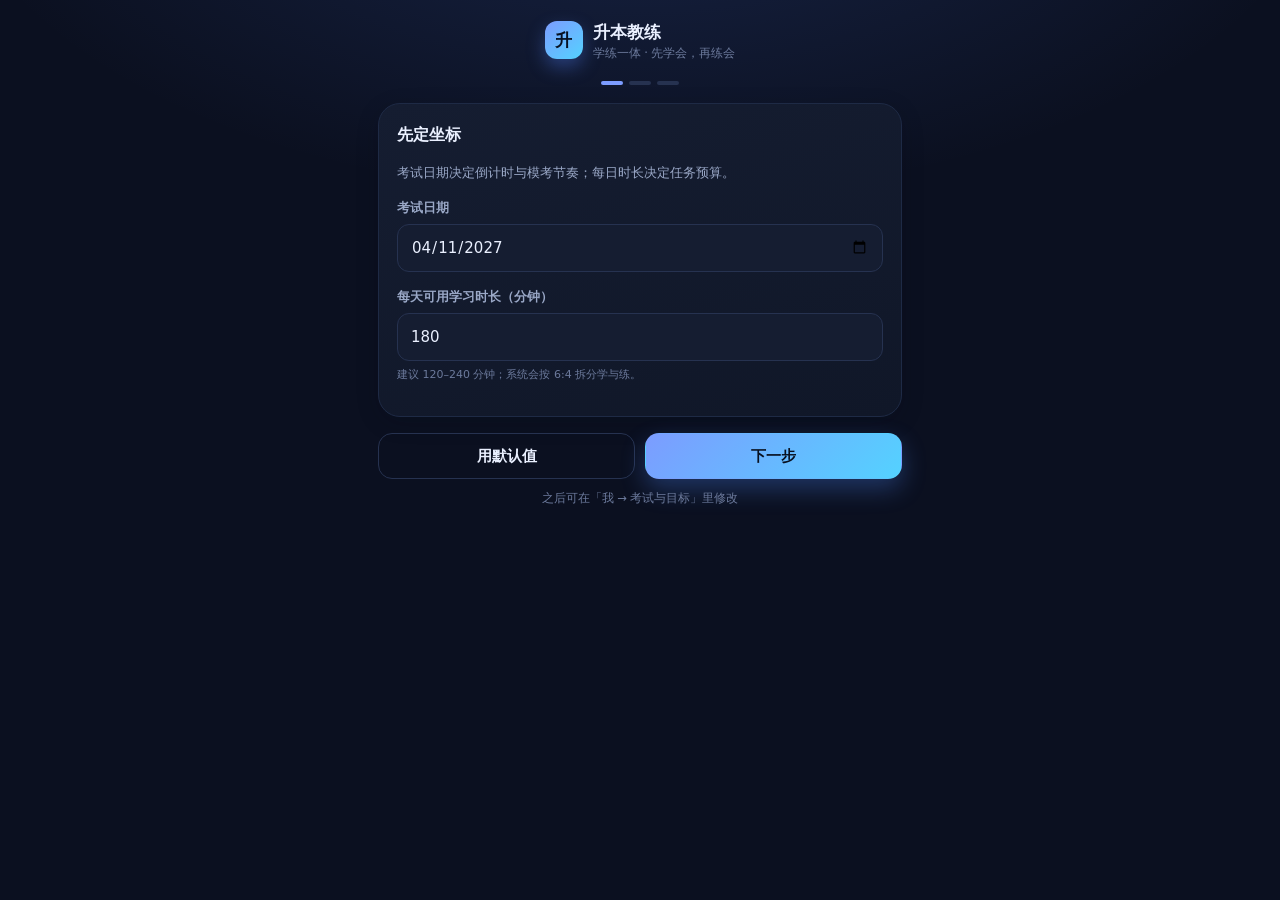
<file: app.html>
<!doctype html>
<html lang="zh-CN" data-theme="dark">
<head>
  <meta charset="utf-8" />
  <meta name="viewport" content="width=device-width, initial-scale=1, viewport-fit=cover" />
  <meta name="theme-color" content="#0b1020" />
  <meta name="apple-mobile-web-app-capable" content="yes" />
  <meta name="apple-mobile-web-app-status-bar-style" content="black-translucent" />
  <meta name="description" content="升本教练学习端：专升本英语、高等数学、计算机全部考点的六阶段讲义、题库与图解。" />
  <meta name="robots" content="noindex,follow" />
  <title>升本教练 · 专升本学练一体</title>
  <link rel="manifest" href="manifest.webmanifest" />
  <link rel="icon" href="icon.svg" type="image/svg+xml" />
  <link rel="apple-touch-icon" href="apple-touch-icon.png" />
  <link rel="stylesheet" href="styles.css" />
</head>
<body>
  <div id="app" class="app-shell">
    <header id="topbar" class="topbar"></header>
    <main id="view" class="view" aria-live="polite"></main>
    <nav id="tabbar" class="tabbar" aria-label="主导航"></nav>
  </div>
  <div id="overlay-root"></div>
  <div id="toast-root" class="toast-root"></div>

  <script src="js/data.knowledge.js"></script>
  <script src="js/lesson-factory.js"></script>
  <script src="js/data.questions.js"></script>
  <script src="js/data.questions.eng.js"></script>
  <script src="js/data.questions.math.js"></script>
  <script src="js/data.questions.cs.js"></script>
  <script src="js/data.questions.ext.eng.js"></script>
  <script src="js/diagrams.js"></script>
  <script src="js/diagrams2.js"></script>
  <script src="js/diagrams3.js"></script>
  <script src="js/data.lessons.js"></script>
  <script src="js/data.lessons.eng.js"></script>
  <script src="js/data.lessons.math.js"></script>
  <script src="js/data.lessons.cs.js"></script>
  <script src="js/pack.python.js"></script>
  <script src="js/pack.html.js"></script>
  <script src="js/pack.js.js"></script>
  <script src="js/pack.spider.js"></script>
  <script src="js/pack.database.js"></script>
  <script src="js/pack.softeng.js"></script>
  <script src="js/pack.dsa.js"></script>
  <script src="js/pack.backfill.eng.js"></script>
  <script src="js/pack.backfill.math.js"></script>
  <script src="js/pack.security.js"></script>
  <script src="js/pack.os.js"></script>
  <script src="js/pack.backfill.cs.js"></script>
  <script src="js/pack.expand.eng.js"></script>
  <script src="js/pack.expand.math.js"></script>
  <script src="js/data.questions.index.js"></script>
  <script src="js/data.lessons.index.js"></script>
  <script src="js/data.exam.js"></script>
  <script src="js/cloud.config.js"></script>
  <script src="js/cloud.js"></script>
  <script src="js/backend.config.js"></script>
  <script src="js/backend.js"></script>
  <script src="js/ai.config.js"></script>
  <script src="js/ai.js"></script>
  <script src="js/store.js"></script>
  <script src="js/scheduler.js"></script>
  <script src="js/engine.js"></script>
  <script src="js/ui.js"></script>
  <script src="js/sandbox.js"></script>
  <script src="js/question.js"></script>
  <script src="js/blocks.js"></script>
  <script src="js/lesson.js"></script>
  <script src="js/practice.js"></script>
  <script src="js/exam.js"></script>
  <script src="js/me.js"></script>
  <script src="js/app.js"></script>
  <script src="js/ai-ui.js"></script>
</body>
</html>
</file>
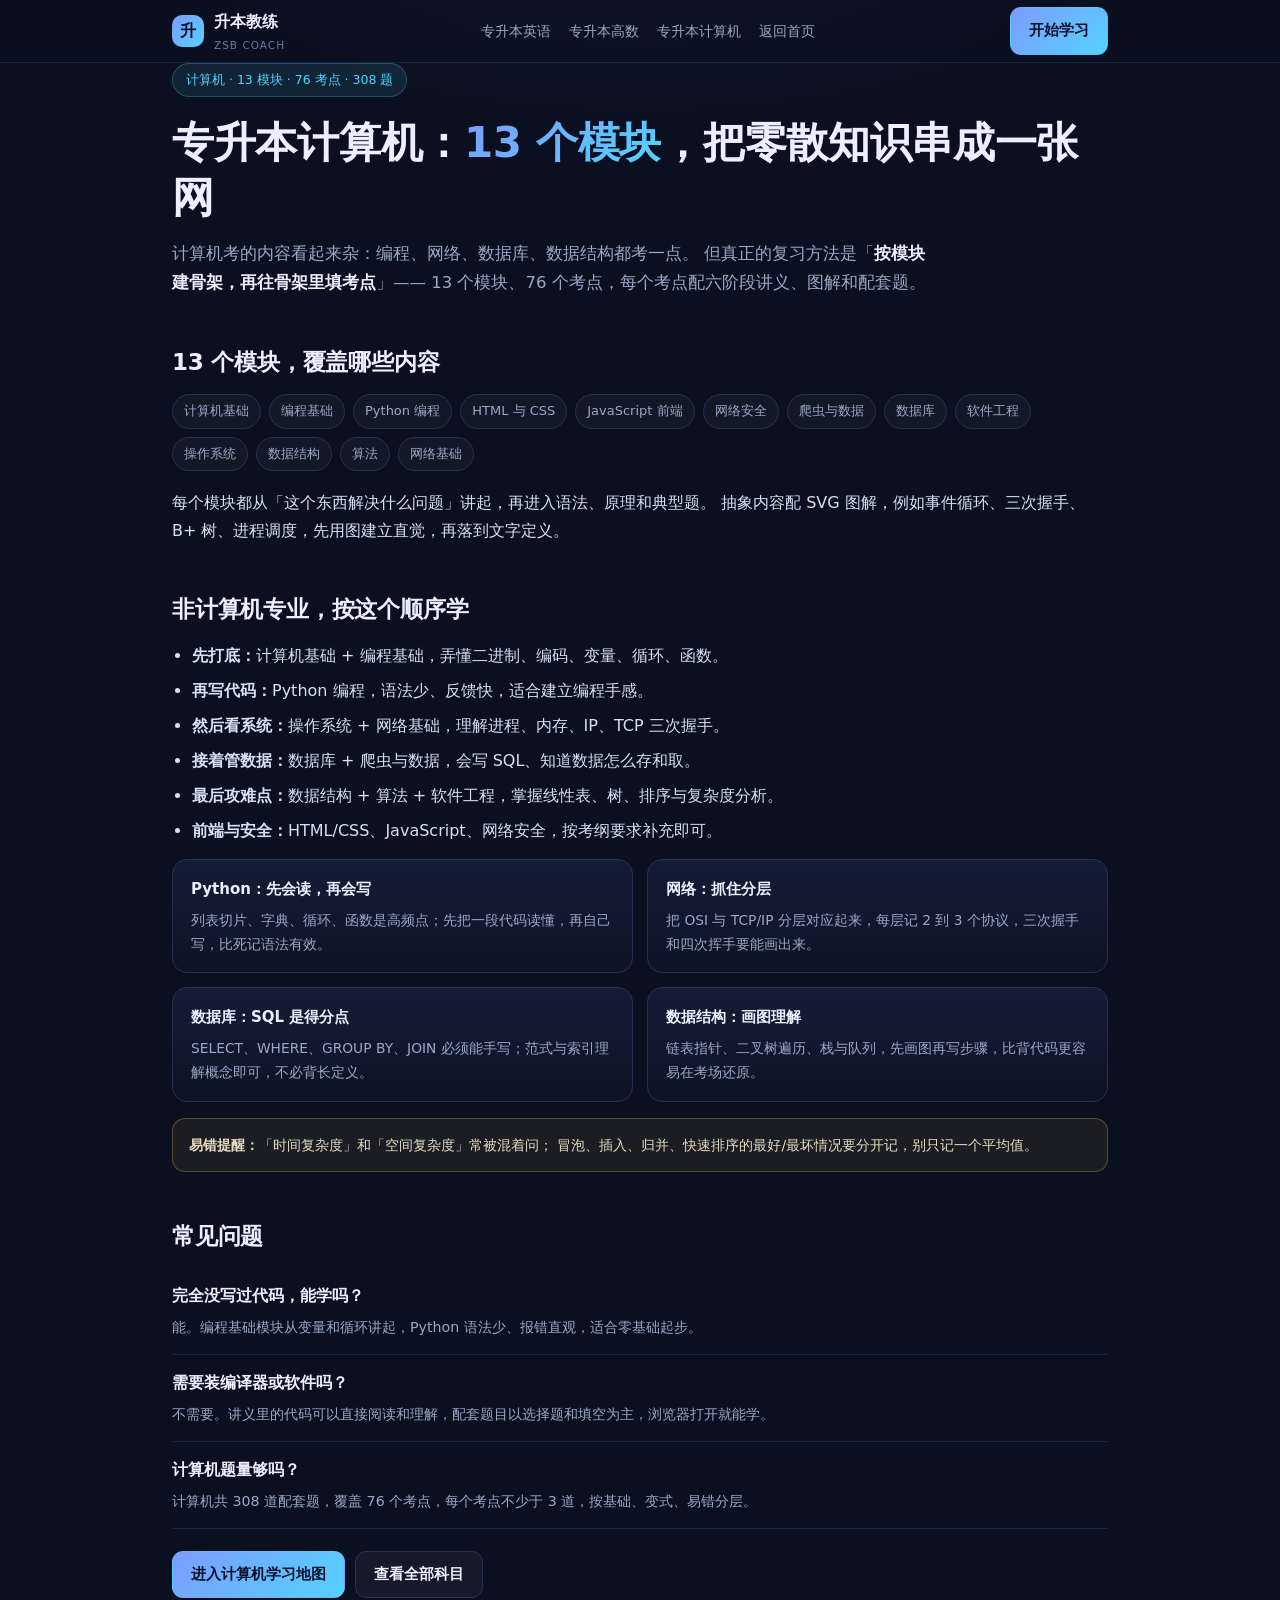
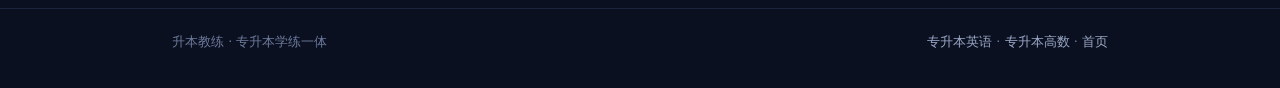
<file: computer.html>
<!doctype html>
<html lang="zh-CN">
<head>
  <meta charset="utf-8" />
  <meta name="viewport" content="width=device-width, initial-scale=1, viewport-fit=cover" />
  <meta name="theme-color" content="#0b1020" />
  <title>专升本计算机｜13 个模块、76 个考点，从 Python 到网络安全 - 升本教练</title>
  <meta name="description" content="专升本计算机全考点：Python、HTML/CSS、JavaScript、网络安全、爬虫与数据、数据库、软件工程、操作系统、数据结构、算法等 13 个模块共 76 个考点，配六阶段讲义与练习。" />
  <meta name="keywords" content="专升本计算机,专升本计算机基础,专升本Python,专升本数据结构,专升本操作系统,专升本数据库,专升本网络安全,专升本计算机网络,专升本计算机题库,升本教练" />
  <meta name="robots" content="index,follow,max-image-preview:large" />
  <link rel="canonical" href="https://qiqiqi2026.github.io/zsb-coach/computer.html" />
  <meta property="og:type" content="article" />
  <meta property="og:site_name" content="升本教练" />
  <meta property="og:title" content="专升本计算机｜13 个模块、76 个考点" />
  <meta property="og:description" content="Python、前端、网络、数据库、数据结构、算法等 13 个模块，76 个考点配六阶段讲义。" />
  <meta property="og:url" content="https://qiqiqi2026.github.io/zsb-coach/computer.html" />
  <link rel="icon" href="icon.svg" type="image/svg+xml" />
  <link rel="stylesheet" href="landing.css" />
  <script type="application/ld+json">
  {
    "@context": "https://schema.org",
    "@type": "Course",
    "name": "专升本计算机全考点课程",
    "description": "覆盖计算机基础、Python、HTML/CSS、JavaScript、网络安全、爬虫、数据库、软件工程、操作系统、数据结构、算法等 13 个模块 76 个考点。",
    "inLanguage": "zh-CN",
    "url": "https://qiqiqi2026.github.io/zsb-coach/computer.html",
    "provider": {
      "@type": "EducationalOrganization",
      "name": "升本教练",
      "url": "https://qiqiqi2026.github.io/zsb-coach/"
    },
    "hasCourseInstance": {
      "@type": "CourseInstance",
      "courseMode": "online",
      "courseWorkload": "PT40H"
    }
  }
  </script>
</head>
<body>

<header class="nav">
  <div class="shell nav-inner">
    <a class="brand" href="index.html">
      <span class="brand-mark">升</span>
      <span>升本教练<small>ZSB COACH</small></span>
    </a>
    <nav class="nav-links">
      <a href="english.html">专升本英语</a>
      <a href="math.html">专升本高数</a>
      <a href="computer.html">专升本计算机</a>
      <a href="index.html">返回首页</a>
    </nav>
    <a class="btn btn-primary" href="app.html">开始学习</a>
  </div>
</header>

<main class="shell">
  <span class="tag">计算机 · 13 模块 · 76 考点 · 308 题</span>
  <h1>专升本计算机：<em>13 个模块</em>，把零散知识串成一张网</h1>
  <p class="lead">
    计算机考的内容看起来杂：编程、网络、数据库、数据结构都考一点。
    但真正的复习方法是「<b>按模块建骨架，再往骨架里填考点</b>」——
    13 个模块、76 个考点，每个考点配六阶段讲义、图解和配套题。
  </p>

  <h2>13 个模块，覆盖哪些内容</h2>
  <div class="mods">
    <span>计算机基础</span><span>编程基础</span><span>Python 编程</span><span>HTML 与 CSS</span>
    <span>JavaScript 前端</span><span>网络安全</span><span>爬虫与数据</span><span>数据库</span>
    <span>软件工程</span><span>操作系统</span><span>数据结构</span><span>算法</span>
    <span>网络基础</span>
  </div>
  <p>
    每个模块都从「这个东西解决什么问题」讲起，再进入语法、原理和典型题。
    抽象内容配 SVG 图解，例如事件循环、三次握手、B+ 树、进程调度，先用图建立直觉，再落到文字定义。
  </p>

  <h2>非计算机专业，按这个顺序学</h2>
  <ul>
    <li><b>先打底：</b>计算机基础 + 编程基础，弄懂二进制、编码、变量、循环、函数。</li>
    <li><b>再写代码：</b>Python 编程，语法少、反馈快，适合建立编程手感。</li>
    <li><b>然后看系统：</b>操作系统 + 网络基础，理解进程、内存、IP、TCP 三次握手。</li>
    <li><b>接着管数据：</b>数据库 + 爬虫与数据，会写 SQL、知道数据怎么存和取。</li>
    <li><b>最后攻难点：</b>数据结构 + 算法 + 软件工程，掌握线性表、树、排序与复杂度分析。</li>
    <li><b>前端与安全：</b>HTML/CSS、JavaScript、网络安全，按考纲要求补充即可。</li>
  </ul>

  <div class="grid">
    <div class="card">
      <b>Python：先会读，再会写</b>
      <p>列表切片、字典、循环、函数是高频点；先把一段代码读懂，再自己写，比死记语法有效。</p>
    </div>
    <div class="card">
      <b>网络：抓住分层</b>
      <p>把 OSI 与 TCP/IP 分层对应起来，每层记 2 到 3 个协议，三次握手和四次挥手要能画出来。</p>
    </div>
    <div class="card">
      <b>数据库：SQL 是得分点</b>
      <p>SELECT、WHERE、GROUP BY、JOIN 必须能手写；范式与索引理解概念即可，不必背长定义。</p>
    </div>
    <div class="card">
      <b>数据结构：画图理解</b>
      <p>链表指针、二叉树遍历、栈与队列，先画图再写步骤，比背代码更容易在考场还原。</p>
    </div>
  </div>

  <div class="tip">
    <b>易错提醒：</b>「时间复杂度」和「空间复杂度」常被混着问；
    冒泡、插入、归并、快速排序的最好/最坏情况要分开记，别只记一个平均值。
  </div>

  <h2>常见问题</h2>
  <div class="faq-item">
    <b>完全没写过代码，能学吗？</b>
    <p>能。编程基础模块从变量和循环讲起，Python 语法少、报错直观，适合零基础起步。</p>
  </div>
  <div class="faq-item">
    <b>需要装编译器或软件吗？</b>
    <p>不需要。讲义里的代码可以直接阅读和理解，配套题目以选择题和填空为主，浏览器打开就能学。</p>
  </div>
  <div class="faq-item">
    <b>计算机题量够吗？</b>
    <p>计算机共 308 道配套题，覆盖 76 个考点，每个考点不少于 3 道，按基础、变式、易错分层。</p>
  </div>

  <div class="cta">
    <a class="btn btn-primary" href="app.html">进入计算机学习地图</a>
    <a class="btn" href="index.html">查看全部科目</a>
  </div>
</main>

<footer>
  <div class="shell">
    <span>升本教练 · 专升本学练一体</span>
    <span>
      <a href="english.html">专升本英语</a> ·
      <a href="math.html">专升本高数</a> ·
      <a href="index.html">首页</a>
    </span>
  </div>
</footer>

</body>
</html>
</file>
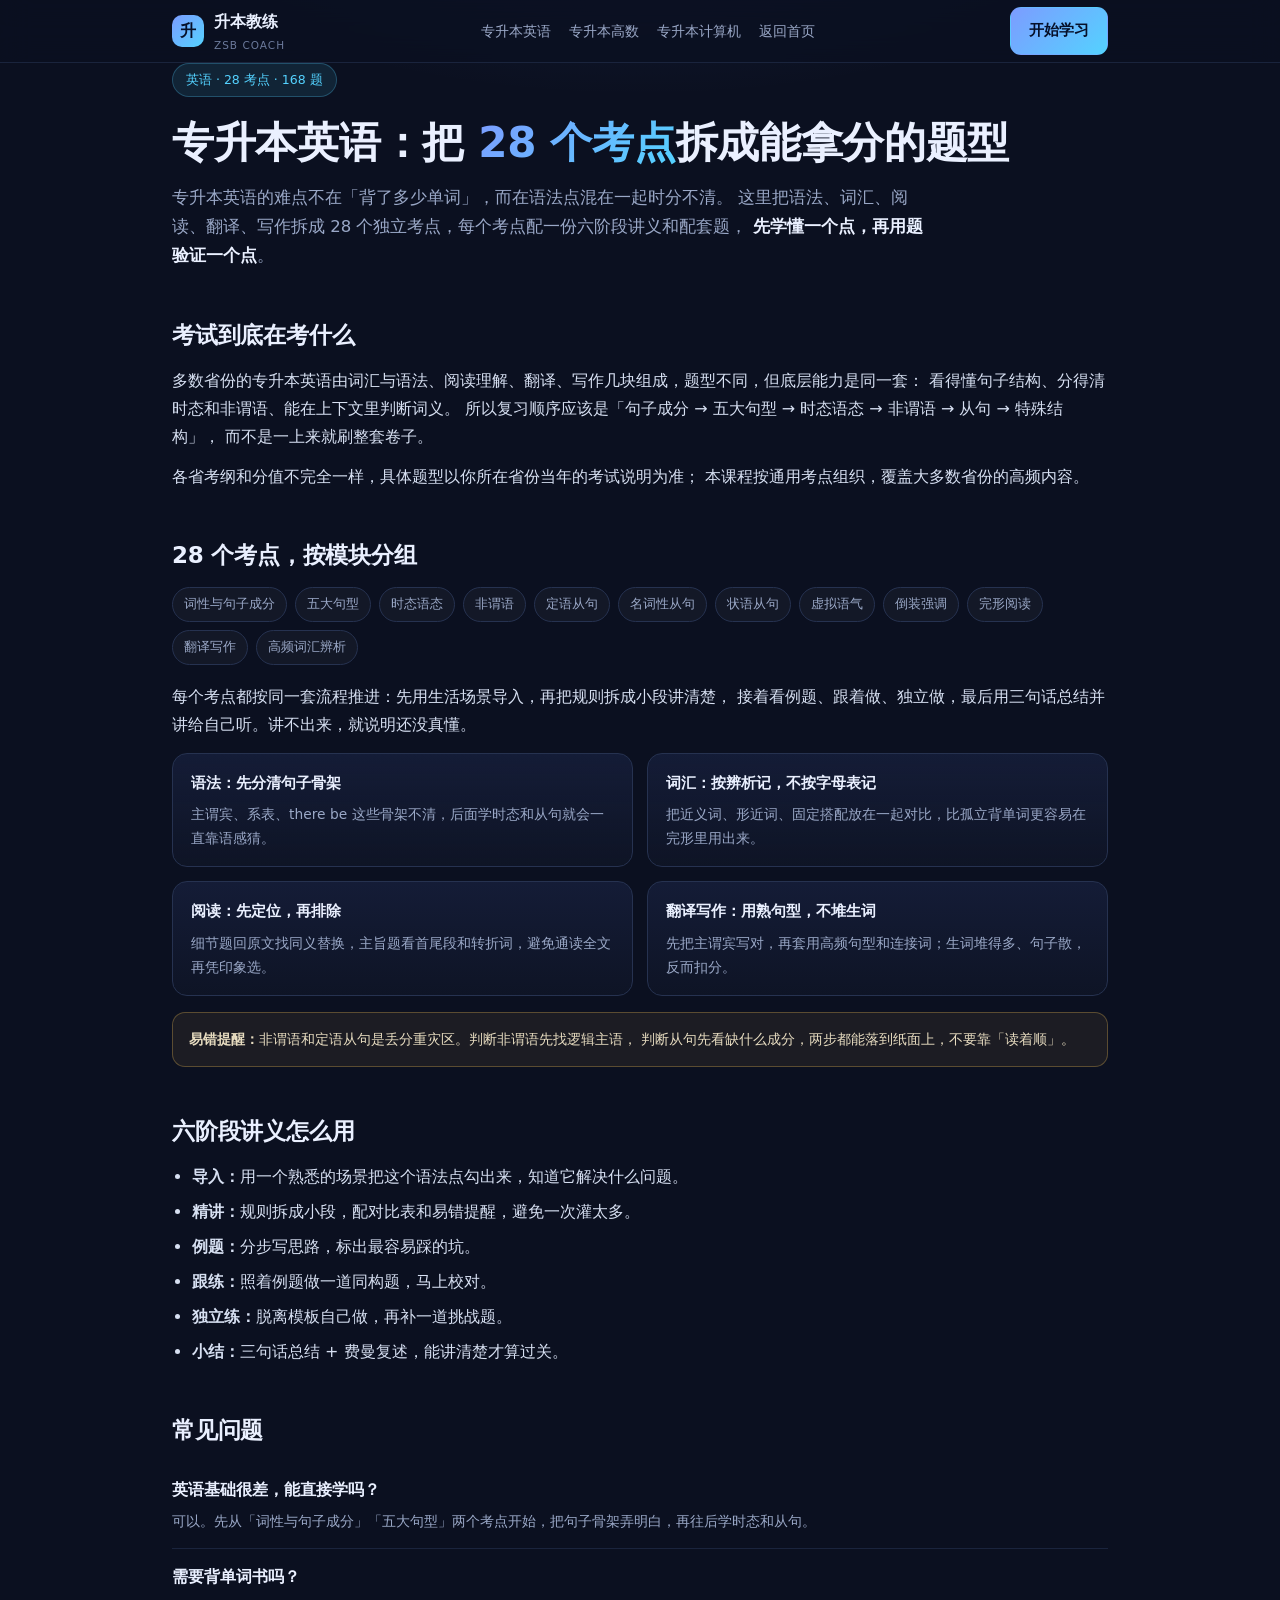
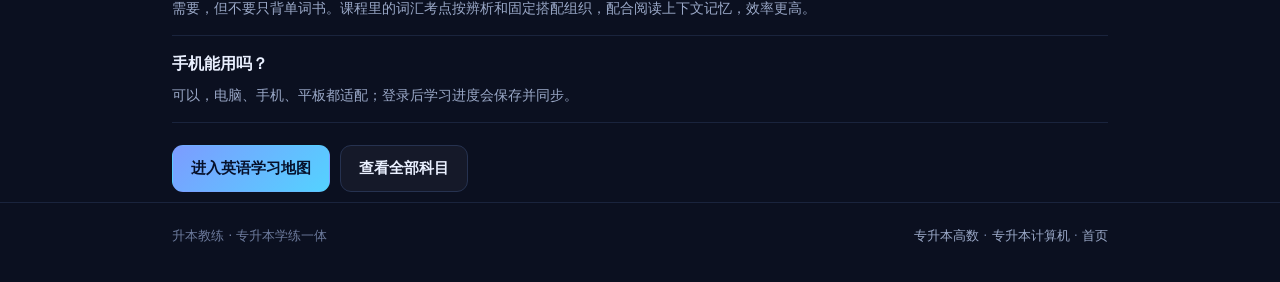
<file: english.html>
<!doctype html>
<html lang="zh-CN">
<head>
  <meta charset="utf-8" />
  <meta name="viewport" content="width=device-width, initial-scale=1, viewport-fit=cover" />
  <meta name="theme-color" content="#0b1020" />
  <title>专升本英语｜28 个考点、168 道题，按题型逐个吃透 - 升本教练</title>
  <meta name="description" content="专升本英语怎么复习：把语法、词汇、阅读、翻译、写作拆成 28 个考点，每个考点配六阶段讲义与配套练习，按题型逐个吃透。免费在线使用，支持手机与离线版。" />
  <meta name="keywords" content="专升本英语,专升本英语考点,专升本英语语法,专升本英语阅读,专升本英语翻译,专升本英语写作,专升本英语题库,升本教练" />
  <meta name="robots" content="index,follow,max-image-preview:large" />
  <link rel="canonical" href="https://qiqiqi2026.github.io/zsb-coach/english.html" />
  <meta property="og:type" content="article" />
  <meta property="og:site_name" content="升本教练" />
  <meta property="og:title" content="专升本英语｜28 个考点、168 道题，按题型逐个吃透" />
  <meta property="og:description" content="语法、词汇、阅读、翻译、写作拆成 28 个考点，每个考点配六阶段讲义与练习。" />
  <meta property="og:url" content="https://qiqiqi2026.github.io/zsb-coach/english.html" />
  <link rel="icon" href="icon.svg" type="image/svg+xml" />
  <link rel="stylesheet" href="landing.css" />
  <script type="application/ld+json">
  {
    "@context": "https://schema.org",
    "@type": "Course",
    "name": "专升本英语全考点课程",
    "description": "覆盖专升本英语语法、词汇、阅读、翻译、写作 28 个考点，每个考点配六阶段讲义与配套练习。",
    "inLanguage": "zh-CN",
    "url": "https://qiqiqi2026.github.io/zsb-coach/english.html",
    "provider": {
      "@type": "EducationalOrganization",
      "name": "升本教练",
      "url": "https://qiqiqi2026.github.io/zsb-coach/"
    },
    "hasCourseInstance": {
      "@type": "CourseInstance",
      "courseMode": "online",
      "courseWorkload": "PT20H"
    }
  }
  </script>
</head>
<body>

<header class="nav">
  <div class="shell nav-inner">
    <a class="brand" href="index.html">
      <span class="brand-mark">升</span>
      <span>升本教练<small>ZSB COACH</small></span>
    </a>
    <nav class="nav-links">
      <a href="english.html">专升本英语</a>
      <a href="math.html">专升本高数</a>
      <a href="computer.html">专升本计算机</a>
      <a href="index.html">返回首页</a>
    </nav>
    <a class="btn btn-primary" href="app.html">开始学习</a>
  </div>
</header>

<main class="shell">
  <span class="tag">英语 · 28 考点 · 168 题</span>
  <h1>专升本英语：把 <em>28 个考点</em>拆成能拿分的题型</h1>
  <p class="lead">
    专升本英语的难点不在「背了多少单词」，而在语法点混在一起时分不清。
    这里把语法、词汇、阅读、翻译、写作拆成 28 个独立考点，每个考点配一份六阶段讲义和配套题，
    <b>先学懂一个点，再用题验证一个点</b>。
  </p>

  <h2>考试到底在考什么</h2>
  <p>
    多数省份的专升本英语由词汇与语法、阅读理解、翻译、写作几块组成，题型不同，但底层能力是同一套：
    看得懂句子结构、分得清时态和非谓语、能在上下文里判断词义。
    所以复习顺序应该是「句子成分 → 五大句型 → 时态语态 → 非谓语 → 从句 → 特殊结构」，
    而不是一上来就刷整套卷子。
  </p>
  <p>
    各省考纲和分值不完全一样，具体题型以你所在省份当年的考试说明为准；
    本课程按通用考点组织，覆盖大多数省份的高频内容。
  </p>

  <h2>28 个考点，按模块分组</h2>
  <div class="mods">
    <span>词性与句子成分</span><span>五大句型</span><span>时态语态</span><span>非谓语</span>
    <span>定语从句</span><span>名词性从句</span><span>状语从句</span><span>虚拟语气</span>
    <span>倒装强调</span><span>完形阅读</span><span>翻译写作</span><span>高频词汇辨析</span>
  </div>
  <p>
    每个考点都按同一套流程推进：先用生活场景导入，再把规则拆成小段讲清楚，
    接着看例题、跟着做、独立做，最后用三句话总结并讲给自己听。讲不出来，就说明还没真懂。
  </p>

  <div class="grid">
    <div class="card">
      <b>语法：先分清句子骨架</b>
      <p>主谓宾、系表、there be 这些骨架不清，后面学时态和从句就会一直靠语感猜。</p>
    </div>
    <div class="card">
      <b>词汇：按辨析记，不按字母表记</b>
      <p>把近义词、形近词、固定搭配放在一起对比，比孤立背单词更容易在完形里用出来。</p>
    </div>
    <div class="card">
      <b>阅读：先定位，再排除</b>
      <p>细节题回原文找同义替换，主旨题看首尾段和转折词，避免通读全文再凭印象选。</p>
    </div>
    <div class="card">
      <b>翻译写作：用熟句型，不堆生词</b>
      <p>先把主谓宾写对，再套用高频句型和连接词；生词堆得多、句子散，反而扣分。</p>
    </div>
  </div>

  <div class="tip">
    <b>易错提醒：</b>非谓语和定语从句是丢分重灾区。判断非谓语先找逻辑主语，
    判断从句先看缺什么成分，两步都能落到纸面上，不要靠「读着顺」。
  </div>

  <h2>六阶段讲义怎么用</h2>
  <ul>
    <li><b>导入：</b>用一个熟悉的场景把这个语法点勾出来，知道它解决什么问题。</li>
    <li><b>精讲：</b>规则拆成小段，配对比表和易错提醒，避免一次灌太多。</li>
    <li><b>例题：</b>分步写思路，标出最容易踩的坑。</li>
    <li><b>跟练：</b>照着例题做一道同构题，马上校对。</li>
    <li><b>独立练：</b>脱离模板自己做，再补一道挑战题。</li>
    <li><b>小结：</b>三句话总结 + 费曼复述，能讲清楚才算过关。</li>
  </ul>

  <h2>常见问题</h2>
  <div class="faq-item">
    <b>英语基础很差，能直接学吗？</b>
    <p>可以。先从「词性与句子成分」「五大句型」两个考点开始，把句子骨架弄明白，再往后学时态和从句。</p>
  </div>
  <div class="faq-item">
    <b>需要背单词书吗？</b>
    <p>需要，但不要只背单词书。课程里的词汇考点按辨析和固定搭配组织，配合阅读上下文记忆，效率更高。</p>
  </div>
  <div class="faq-item">
    <b>手机能用吗？</b>
    <p>可以，电脑、手机、平板都适配；登录后学习进度会保存并同步。</p>
  </div>

  <div class="cta">
    <a class="btn btn-primary" href="app.html">进入英语学习地图</a>
    <a class="btn" href="index.html">查看全部科目</a>
  </div>
</main>

<footer>
  <div class="shell">
    <span>升本教练 · 专升本学练一体</span>
    <span>
      <a href="math.html">专升本高数</a> ·
      <a href="computer.html">专升本计算机</a> ·
      <a href="index.html">首页</a>
    </span>
  </div>
</footer>

</body>
</html>
</file>
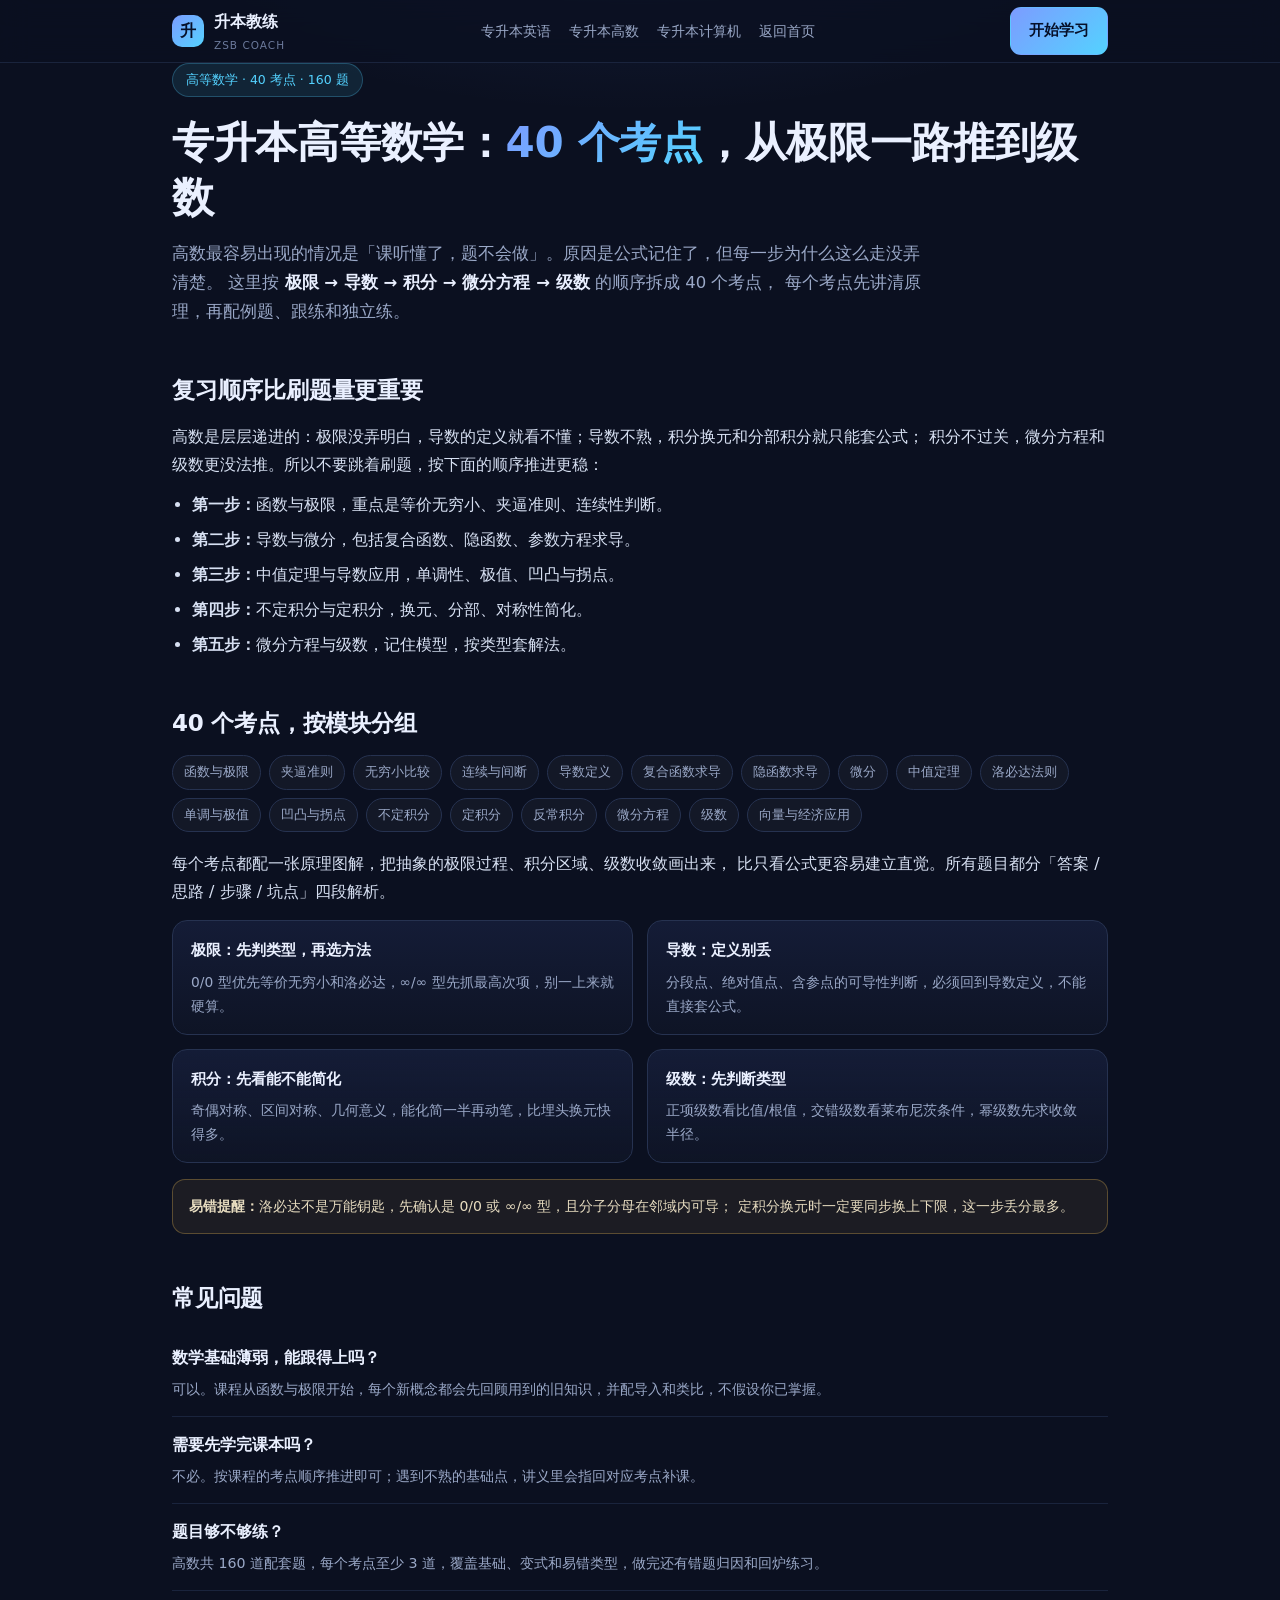
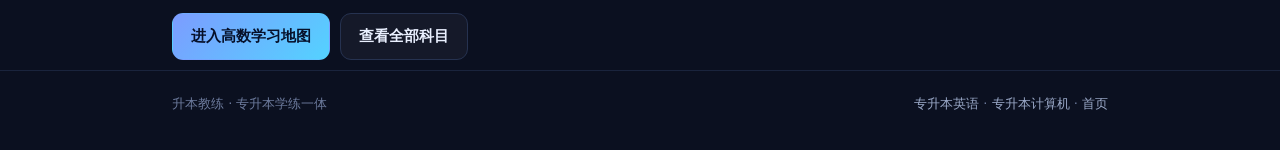
<file: math.html>
<!doctype html>
<html lang="zh-CN">
<head>
  <meta charset="utf-8" />
  <meta name="viewport" content="width=device-width, initial-scale=1, viewport-fit=cover" />
  <meta name="theme-color" content="#0b1020" />
  <title>专升本高等数学｜40 个考点、160 道题，从极限到级数 - 升本教练</title>
  <meta name="description" content="专升本高等数学复习路线：函数极限、导数微分、中值定理、不定积分、定积分、微分方程、级数共 40 个考点，每个考点配六阶段讲义、例题与练习。免费在线使用。" />
  <meta name="keywords" content="专升本高数,专升本高等数学,专升本数学考点,专升本极限,专升本导数,专升本积分,专升本微分方程,专升本级数,专升本高数题库,升本教练" />
  <meta name="robots" content="index,follow,max-image-preview:large" />
  <link rel="canonical" href="https://qiqiqi2026.github.io/zsb-coach/math.html" />
  <meta property="og:type" content="article" />
  <meta property="og:site_name" content="升本教练" />
  <meta property="og:title" content="专升本高等数学｜40 个考点，从极限到级数" />
  <meta property="og:description" content="极限、导数、积分、微分方程、级数 40 个考点，每个考点配六阶段讲义与练习。" />
  <meta property="og:url" content="https://qiqiqi2026.github.io/zsb-coach/math.html" />
  <link rel="icon" href="icon.svg" type="image/svg+xml" />
  <link rel="stylesheet" href="landing.css" />
  <script type="application/ld+json">
  {
    "@context": "https://schema.org",
    "@type": "Course",
    "name": "专升本高等数学全考点课程",
    "description": "覆盖函数极限、导数与微分、中值定理、积分、微分方程、级数等 40 个考点，每个考点配六阶段讲义与配套练习。",
    "inLanguage": "zh-CN",
    "url": "https://qiqiqi2026.github.io/zsb-coach/math.html",
    "provider": {
      "@type": "EducationalOrganization",
      "name": "升本教练",
      "url": "https://qiqiqi2026.github.io/zsb-coach/"
    },
    "hasCourseInstance": {
      "@type": "CourseInstance",
      "courseMode": "online",
      "courseWorkload": "PT30H"
    }
  }
  </script>
</head>
<body>

<header class="nav">
  <div class="shell nav-inner">
    <a class="brand" href="index.html">
      <span class="brand-mark">升</span>
      <span>升本教练<small>ZSB COACH</small></span>
    </a>
    <nav class="nav-links">
      <a href="english.html">专升本英语</a>
      <a href="math.html">专升本高数</a>
      <a href="computer.html">专升本计算机</a>
      <a href="index.html">返回首页</a>
    </nav>
    <a class="btn btn-primary" href="app.html">开始学习</a>
  </div>
</header>

<main class="shell">
  <span class="tag">高等数学 · 40 考点 · 160 题</span>
  <h1>专升本高等数学：<em>40 个考点</em>，从极限一路推到级数</h1>
  <p class="lead">
    高数最容易出现的情况是「课听懂了，题不会做」。原因是公式记住了，但每一步为什么这么走没弄清楚。
    这里按 <b>极限 → 导数 → 积分 → 微分方程 → 级数</b> 的顺序拆成 40 个考点，
    每个考点先讲清原理，再配例题、跟练和独立练。
  </p>

  <h2>复习顺序比刷题量更重要</h2>
  <p>
    高数是层层递进的：极限没弄明白，导数的定义就看不懂；导数不熟，积分换元和分部积分就只能套公式；
    积分不过关，微分方程和级数更没法推。所以不要跳着刷题，按下面的顺序推进更稳：
  </p>
  <ul>
    <li><b>第一步：</b>函数与极限，重点是等价无穷小、夹逼准则、连续性判断。</li>
    <li><b>第二步：</b>导数与微分，包括复合函数、隐函数、参数方程求导。</li>
    <li><b>第三步：</b>中值定理与导数应用，单调性、极值、凹凸与拐点。</li>
    <li><b>第四步：</b>不定积分与定积分，换元、分部、对称性简化。</li>
    <li><b>第五步：</b>微分方程与级数，记住模型，按类型套解法。</li>
  </ul>

  <h2>40 个考点，按模块分组</h2>
  <div class="mods">
    <span>函数与极限</span><span>夹逼准则</span><span>无穷小比较</span><span>连续与间断</span>
    <span>导数定义</span><span>复合函数求导</span><span>隐函数求导</span><span>微分</span>
    <span>中值定理</span><span>洛必达法则</span><span>单调与极值</span><span>凹凸与拐点</span>
    <span>不定积分</span><span>定积分</span><span>反常积分</span><span>微分方程</span>
    <span>级数</span><span>向量与经济应用</span>
  </div>
  <p>
    每个考点都配一张原理图解，把抽象的极限过程、积分区域、级数收敛画出来，
    比只看公式更容易建立直觉。所有题目都分「答案 / 思路 / 步骤 / 坑点」四段解析。
  </p>

  <div class="grid">
    <div class="card">
      <b>极限：先判类型，再选方法</b>
      <p>0/0 型优先等价无穷小和洛必达，∞/∞ 型先抓最高次项，别一上来就硬算。</p>
    </div>
    <div class="card">
      <b>导数：定义别丢</b>
      <p>分段点、绝对值点、含参点的可导性判断，必须回到导数定义，不能直接套公式。</p>
    </div>
    <div class="card">
      <b>积分：先看能不能简化</b>
      <p>奇偶对称、区间对称、几何意义，能化简一半再动笔，比埋头换元快得多。</p>
    </div>
    <div class="card">
      <b>级数：先判断类型</b>
      <p>正项级数看比值/根值，交错级数看莱布尼茨条件，幂级数先求收敛半径。</p>
    </div>
  </div>

  <div class="tip">
    <b>易错提醒：</b>洛必达不是万能钥匙，先确认是 0/0 或 ∞/∞ 型，且分子分母在邻域内可导；
    定积分换元时一定要同步换上下限，这一步丢分最多。
  </div>

  <h2>常见问题</h2>
  <div class="faq-item">
    <b>数学基础薄弱，能跟得上吗？</b>
    <p>可以。课程从函数与极限开始，每个新概念都会先回顾用到的旧知识，并配导入和类比，不假设你已掌握。</p>
  </div>
  <div class="faq-item">
    <b>需要先学完课本吗？</b>
    <p>不必。按课程的考点顺序推进即可；遇到不熟的基础点，讲义里会指回对应考点补课。</p>
  </div>
  <div class="faq-item">
    <b>题目够不够练？</b>
    <p>高数共 160 道配套题，每个考点至少 3 道，覆盖基础、变式和易错类型，做完还有错题归因和回炉练习。</p>
  </div>

  <div class="cta">
    <a class="btn btn-primary" href="app.html">进入高数学习地图</a>
    <a class="btn" href="index.html">查看全部科目</a>
  </div>
</main>

<footer>
  <div class="shell">
    <span>升本教练 · 专升本学练一体</span>
    <span>
      <a href="english.html">专升本英语</a> ·
      <a href="computer.html">专升本计算机</a> ·
      <a href="index.html">首页</a>
    </span>
  </div>
</footer>

</body>
</html>
</file>
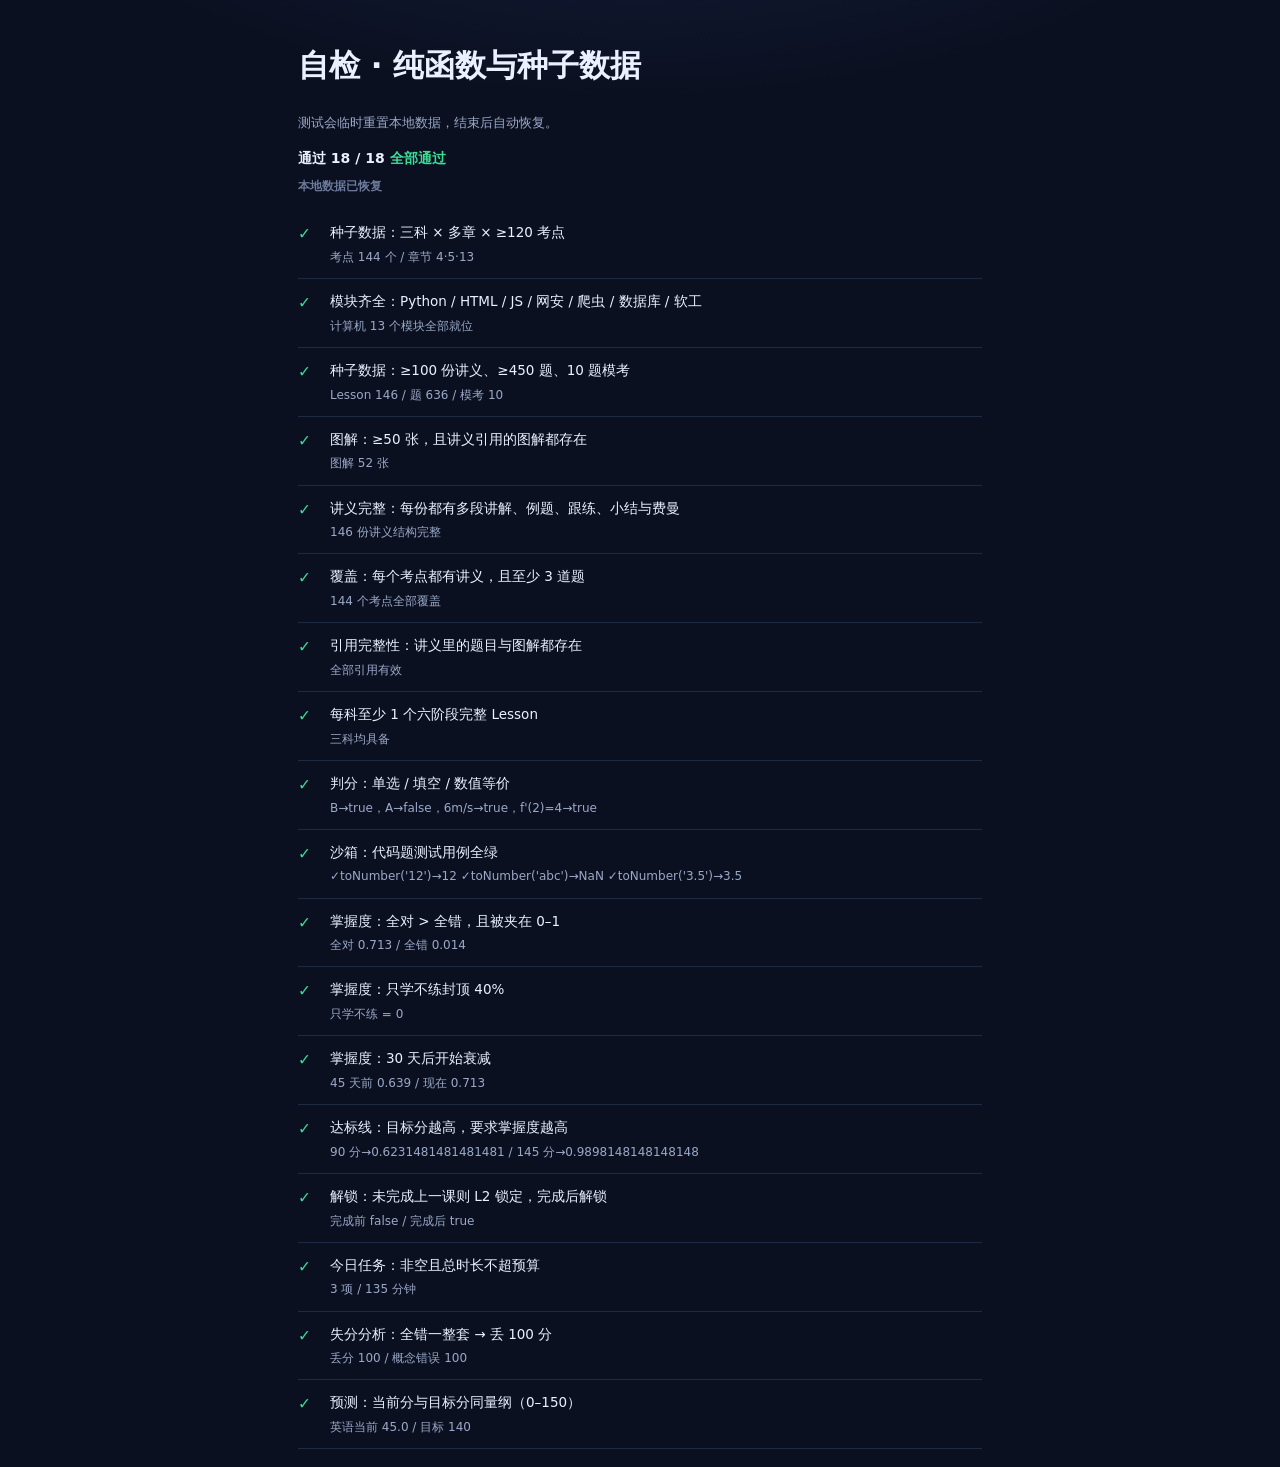
<file: tests.html>
<!doctype html>
<html lang="zh-CN">
<head>
  <meta charset="utf-8" />
  <meta name="viewport" content="width=device-width, initial-scale=1" />
  <title>升本教练 · 自检</title>
  <link rel="stylesheet" href="styles.css" />
  <style>
    body { max-width: 720px; margin: 0 auto; padding: 18px; }
    .t-row { display: flex; gap: 10px; align-items: flex-start; padding: 11px 0; border-bottom: 1px solid var(--line-soft); }
    .t-mark { width: 22px; flex: none; font-weight: 800; }
    .t-name { flex: 1; font-size: 13.5px; }
    .t-detail { font-size: 12px; color: var(--text-dim); margin-top: 3px; white-space: pre-line; }
    .pass { color: var(--green); }
    .fail { color: var(--red); }
    .t-sum { font-size: 14px; font-weight: 700; margin: 14px 0; }
  </style>
</head>
<body>
  <h1 class="h1">自检 · 纯函数与种子数据</h1>
  <p class="muted small">测试会临时重置本地数据，结束后自动恢复。</p>
  <div id="summary" class="t-sum">运行中…</div>
  <div id="rows"></div>

  <script src="js/data.knowledge.js"></script>
  <script src="js/lesson-factory.js"></script>
  <script src="js/data.questions.js"></script>
  <script src="js/data.questions.eng.js"></script>
  <script src="js/data.questions.math.js"></script>
  <script src="js/data.questions.cs.js"></script>
  <script src="js/data.questions.ext.eng.js"></script>
  <script src="js/diagrams.js"></script>
  <script src="js/diagrams2.js"></script>
  <script src="js/diagrams3.js"></script>
  <script src="js/data.lessons.js"></script>
  <script src="js/data.lessons.eng.js"></script>
  <script src="js/data.lessons.math.js"></script>
  <script src="js/data.lessons.cs.js"></script>
  <script src="js/pack.python.js"></script>
  <script src="js/pack.html.js"></script>
  <script src="js/pack.js.js"></script>
  <script src="js/pack.spider.js"></script>
  <script src="js/pack.database.js"></script>
  <script src="js/pack.softeng.js"></script>
  <script src="js/pack.dsa.js"></script>
  <script src="js/pack.backfill.eng.js"></script>
  <script src="js/pack.backfill.math.js"></script>
  <script src="js/pack.security.js"></script>
  <script src="js/pack.os.js"></script>
  <script src="js/pack.backfill.cs.js"></script>
  <script src="js/pack.expand.eng.js"></script>
  <script src="js/pack.expand.math.js"></script>
  <script src="js/data.questions.index.js"></script>
  <script src="js/data.lessons.index.js"></script>
  <script src="js/data.exam.js"></script>
  <script src="js/store.js"></script>
  <script src="js/scheduler.js"></script>
  <script src="js/engine.js"></script>
  <script src="js/ui.js"></script>
  <script src="js/sandbox.js"></script>
  <script src="js/question.js"></script>
  <script src="js/tests.js"></script>
</body>
</html>
</file>
<file: styles.css>
/* ===== 设计变量 ===== */
:root {
  --bg: #0b1020;
  --bg-soft: #101728;
  --panel: #151d31;
  --panel-2: #1b2540;
  --line: #263250;
  --line-soft: #1e2a45;
  --text: #eaf0ff;
  --text-dim: #9aa8c7;
  --text-faint: #6c7a9c;
  --accent: #7c9cff;
  --accent-2: #54d2ff;
  --accent-ink: #0b1020;
  --green: #3ddc97;
  --red: #ff6b7a;
  --amber: #ffc857;
  --purple: #b28dff;
  --shadow: 0 18px 40px rgba(3, 7, 18, .45);
  --r-lg: 22px;
  --r-md: 16px;
  --r-sm: 11px;
  --font: "PingFang SC", "Microsoft YaHei", "Noto Sans SC", system-ui, -apple-system, sans-serif;
  --serif: "STSong", "Songti SC", Georgia, serif;
  --safe-bottom: env(safe-area-inset-bottom, 0px);
}
html[data-theme="light"] {
  --bg: #f4f6fb;
  --bg-soft: #eaeefa;
  --panel: #ffffff;
  --panel-2: #f0f4ff;
  --line: #dbe3f4;
  --line-soft: #e7edfa;
  --text: #101a30;
  --text-dim: #526183;
  --text-faint: #7c89a7;
  --accent: #3e63e0;
  --accent-2: #0f8fbf;
  --accent-ink: #ffffff;
  --green: #169b63;
  --red: #d5404f;
  --amber: #b77700;
  --purple: #7b4fd6;
  --shadow: 0 18px 40px rgba(32, 52, 100, .12);
}
* { box-sizing: border-box; -webkit-tap-highlight-color: transparent; }
html, body { margin: 0; padding: 0; }
body {
  background:
    radial-gradient(1000px 520px at 50% -18%, rgba(84, 132, 255, .18), transparent 70%),
    var(--bg);
  color: var(--text);
  font-family: var(--font);
  font-size: 15px;
  line-height: 1.68;
  min-height: 100vh;
  overflow-x: hidden;
}
button, input, select, textarea { font-family: inherit; color: inherit; }
button { cursor: pointer; }
a { color: var(--accent); text-decoration: none; }
::selection { background: rgba(124, 156, 255, .35); }

.app-shell {
  width: 100%;
  max-width: 520px;
  margin: 0 auto;
  min-height: 100vh;
  padding: 0 16px calc(92px + var(--safe-bottom));
  position: relative;
}
body.immersive .app-shell { padding-bottom: 18px; max-width: 560px; }
body.immersive .tabbar { display: none; }

/* ===== 顶栏 ===== */
.topbar { padding: 18px 4px 6px; }
.topbar-row { display: flex; align-items: center; justify-content: space-between; gap: 12px; }
.brand { display: flex; align-items: center; gap: 10px; min-width: 0; }
.brand-mark {
  width: 38px; height: 38px; border-radius: 12px; flex: none;
  background: linear-gradient(140deg, var(--accent), var(--accent-2));
  display: grid; place-items: center; color: #071022; font-weight: 800; font-size: 17px;
  box-shadow: 0 8px 18px rgba(84, 132, 255, .35);
}
.brand-title { font-weight: 700; font-size: 17px; letter-spacing: .2px; }
.brand-sub { font-size: 11.5px; color: var(--text-faint); margin-top: -3px; }
.topbar-actions { display: flex; gap: 8px; align-items: center; }
.icon-btn {
  width: 42px; height: 42px; border-radius: 13px; border: 1px solid var(--line);
  background: var(--panel); color: var(--text-dim); display: grid; place-items: center;
}
.icon-btn:active { transform: scale(.96); }
.icon-btn svg { width: 20px; height: 20px; }
.page-head { padding: 16px 4px 2px; }
.page-title { font-size: 24px; font-weight: 800; letter-spacing: -.4px; margin: 0; }
.page-sub { color: var(--text-dim); font-size: 13px; margin: 4px 0 0; }

/* ===== 通用 ===== */
.view { padding-top: 8px; }
.stack { display: flex; flex-direction: column; gap: 14px; }
.row { display: flex; align-items: center; gap: 10px; }
.row-between { display: flex; align-items: center; justify-content: space-between; gap: 10px; }
.muted { color: var(--text-dim); }
.faint { color: var(--text-faint); }
.tiny { font-size: 11.5px; }
.small { font-size: 13px; }
.mono { font-family: ui-monospace, SFMono-Regular, Consolas, monospace; }
.green { color: var(--green); }
.red { color: var(--red); }
.amber { color: var(--amber); }
.accent { color: var(--accent); }
.hidden { display: none !important; }
.spacer { flex: 1; }
.truncate { overflow: hidden; text-overflow: ellipsis; white-space: nowrap; }
.mt8 { margin-top: 8px; } .mt12 { margin-top: 12px; } .mt16 { margin-top: 16px; }
.mb8 { margin-bottom: 8px; } .mb12 { margin-bottom: 12px; }

.card {
  background: linear-gradient(165deg, var(--panel), var(--bg-soft));
  border: 1px solid var(--line-soft);
  border-radius: var(--r-lg);
  padding: 18px;
  box-shadow: 0 6px 22px rgba(4, 9, 22, .18);
}
.card.plain { background: var(--panel); }
.card.pad-sm { padding: 14px; }
.card.accent-card {
  background: linear-gradient(150deg, rgba(124, 156, 255, .2), rgba(84, 210, 255, .06) 62%, var(--panel));
  border-color: rgba(124, 156, 255, .35);
}
.card-title { font-size: 16px; font-weight: 700; margin: 0 0 6px; }
.card-sub { font-size: 12.5px; color: var(--text-dim); margin: 0; }
.section-title { font-size: 14px; font-weight: 700; color: var(--text-dim); margin: 10px 2px 0; letter-spacing: .3px; }

.btn {
  min-height: 46px; padding: 0 18px; border-radius: 14px; border: 1px solid var(--line);
  background: var(--panel-2); color: var(--text); font-weight: 650; font-size: 14.5px;
  display: inline-flex; align-items: center; justify-content: center; gap: 8px;
  transition: transform .08s ease, filter .15s ease;
}
.btn:active { transform: scale(.98); }
.btn.primary {
  background: linear-gradient(135deg, var(--accent), var(--accent-2));
  color: #08101f; border-color: transparent;
  box-shadow: 0 10px 24px rgba(80, 140, 255, .3);
}
html[data-theme="light"] .btn.primary { color: #fff; }
.btn.ghost { background: transparent; }
.btn.danger { color: var(--red); border-color: rgba(255, 107, 122, .35); background: rgba(255, 107, 122, .08); }
.btn.block { width: 100%; }
.btn.sm { min-height: 38px; padding: 0 13px; font-size: 13px; border-radius: 11px; }
.btn.xs { min-height: 32px; padding: 0 10px; font-size: 12px; border-radius: 9px; }
.btn[disabled] { opacity: .45; pointer-events: none; }
.btn-row { display: flex; gap: 10px; }
.btn-row > .btn { flex: 1; }

.chip {
  display: inline-flex; align-items: center; gap: 6px;
  padding: 5px 10px; border-radius: 999px; font-size: 12px;
  background: var(--panel-2); border: 1px solid var(--line); color: var(--text-dim);
}
.chip.green { color: var(--green); border-color: rgba(61, 220, 151, .35); background: rgba(61, 220, 151, .1); }
.chip.amber { color: var(--amber); border-color: rgba(255, 200, 87, .35); background: rgba(255, 200, 87, .1); }
.chip.red { color: var(--red); border-color: rgba(255, 107, 122, .35); background: rgba(255, 107, 122, .1); }
.chip.accent { color: var(--accent); border-color: rgba(124, 156, 255, .4); background: rgba(124, 156, 255, .12); }
.chip.lv { font-weight: 700; }
.chips { display: flex; flex-wrap: wrap; gap: 7px; }
.chip-select { cursor: pointer; }
.chip-select.on { color: var(--accent); border-color: var(--accent); background: rgba(124, 156, 255, .14); }

.progress { height: 7px; border-radius: 99px; background: var(--line-soft); overflow: hidden; }
.progress > i { display: block; height: 100%; border-radius: 99px; background: linear-gradient(90deg, var(--accent), var(--accent-2)); transition: width .35s ease; }
.progress.thin { height: 5px; }
.progress.green > i { background: linear-gradient(90deg, var(--green), #8ef3c4); }
.progress.amber > i { background: linear-gradient(90deg, var(--amber), #ffe29a); }

.divider { height: 1px; background: var(--line-soft); margin: 14px 0; }

/* ===== 底部导航 ===== */
.tabbar {
  position: fixed; left: 50%; bottom: 0; transform: translateX(-50%);
  width: 100%; max-width: 520px; z-index: 40;
  display: grid; grid-template-columns: repeat(5, 1fr);
  padding: 7px 10px calc(7px + var(--safe-bottom));
  background: rgba(11, 16, 32, .88);
  border-top: 1px solid var(--line-soft);
  backdrop-filter: blur(18px);
}
html[data-theme="light"] .tabbar { background: rgba(255, 255, 255, .9); }
.tab {
  border: 0; background: transparent; color: var(--text-faint);
  display: flex; flex-direction: column; align-items: center; gap: 3px;
  padding: 6px 0 3px; font-size: 10.5px; border-radius: 12px;
}
.tab svg { width: 21px; height: 21px; }
.tab.on { color: var(--accent); }
.tab.on svg { filter: drop-shadow(0 0 10px rgba(124, 156, 255, .5)); }
.tab-pill { position: relative; }
.tab.on .tab-pill::after {
  content: ""; position: absolute; inset: -3px -12px; border-radius: 12px;
  background: rgba(124, 156, 255, .12); z-index: -1;
}

/* ===== 今日 ===== */
.hero-card { position: relative; overflow: hidden; }
.hero-glow { position: absolute; width: 180px; height: 180px; right: -60px; top: -90px; border-radius: 50%; background: radial-gradient(circle, rgba(84, 210, 255, .28), transparent 70%); }
.countdown { display: flex; align-items: flex-end; gap: 8px; }
.countdown b { font-size: 44px; line-height: 1; letter-spacing: -2px; font-weight: 800; }
.countdown span { color: var(--text-dim); font-size: 12.5px; padding-bottom: 5px; }
.ring-wrap { display: flex; align-items: center; gap: 14px; }
.ring { width: 74px; height: 74px; flex: none; position: relative; }
.ring svg { transform: rotate(-90deg); }
.ring-label { position: absolute; inset: 0; display: grid; place-items: center; font-size: 15px; font-weight: 800; }
.stat-grid { display: grid; grid-template-columns: 1fr 1fr 1fr; gap: 9px; }
.stat {
  background: rgba(255, 255, 255, .03); border: 1px solid var(--line-soft);
  border-radius: 13px; padding: 10px 8px; text-align: center;
}
.stat b { display: block; font-size: 17px; }
.stat span { font-size: 10.5px; color: var(--text-faint); }
.task {
  display: flex; gap: 12px; align-items: flex-start; padding: 13px 14px;
  border-radius: 15px; background: var(--panel); border: 1px solid var(--line-soft);
  transition: opacity .2s;
}
.task.done { opacity: .48; }
.task.done .task-title { text-decoration: line-through; }
.task-check {
  width: 26px; height: 26px; border-radius: 9px; border: 1.5px solid var(--line);
  background: transparent; flex: none; margin-top: 1px; display: grid; place-items: center;
  color: transparent; font-size: 14px;
}
.task.done .task-check { background: var(--green); border-color: var(--green); color: #07130d; }
.task-body { min-width: 0; flex: 1; }
.task-title { font-weight: 650; font-size: 14px; }
.task-reason { font-size: 11.5px; color: var(--text-dim); margin-top: 3px; }
.task-meta { display: flex; gap: 6px; align-items: center; margin-top: 6px; flex-wrap: wrap; }
.task-go { align-self: center; color: var(--accent); font-size: 12px; font-weight: 700; }

/* ===== 学习地图 ===== */
.segmented {
  display: flex; gap: 4px; background: var(--panel); border: 1px solid var(--line-soft);
  padding: 4px; border-radius: 14px; position: sticky; top: 6px; z-index: 12; backdrop-filter: blur(10px);
}
.segmented button {
  flex: 1; min-height: 38px; border: 0; background: transparent; border-radius: 11px;
  color: var(--text-dim); font-weight: 650; font-size: 13px;
}
.segmented button.on { background: var(--panel-2); color: var(--accent); box-shadow: inset 0 0 0 1px rgba(124, 156, 255, .3); }
.chapter { margin-bottom: 14px; }
.chapter-head { display: flex; align-items: center; justify-content: space-between; padding: 0 4px 8px; }
.chapter-name { font-weight: 700; font-size: 14px; }
.kp-node {
  display: flex; align-items: center; gap: 11px; padding: 11px 12px;
  border-radius: 13px; background: var(--panel); border: 1px solid var(--line-soft); margin-bottom: 8px;
}
.kp-dot { width: 10px; height: 10px; border-radius: 50%; flex: none; }
.kp-main { flex: 1; min-width: 0; }
.kp-title { font-size: 13.5px; font-weight: 600; }
.kp-meta { font-size: 11px; color: var(--text-faint); margin-top: 1px; }
.kp-val { font-size: 12px; font-weight: 700; }
.ladder { display: flex; flex-direction: column; gap: 10px; }
.lesson-card {
  border: 1px solid var(--line-soft); border-radius: 17px; padding: 16px;
  background: linear-gradient(150deg, var(--panel), var(--bg-soft)); position: relative; overflow: hidden;
}
.lesson-card.locked { opacity: .66; filter: saturate(.6); }
.lesson-card .lvl-rail { position: absolute; left: 0; top: 0; bottom: 0; width: 4px; background: var(--accent); }
.lesson-card[data-level="2"] .lvl-rail { background: var(--accent-2); }
.lesson-card[data-level="3"] .lvl-rail { background: var(--purple); }
.lesson-card[data-level="4"] .lvl-rail { background: var(--amber); }
.lesson-top { display: flex; justify-content: space-between; gap: 10px; align-items: flex-start; }
.lesson-title { font-weight: 700; font-size: 15px; line-height: 1.45; }
.lesson-sub { font-size: 11.5px; color: var(--text-dim); margin-top: 4px; }
.lock-box { margin-top: 10px; padding: 10px 12px; border-radius: 11px; background: rgba(255, 200, 87, .08); border: 1px solid rgba(255, 200, 87, .25); font-size: 12px; color: var(--amber); }
.ladder-note { display: flex; align-items: center; justify-content: space-between; font-size: 11px; color: var(--text-faint); padding: 0 4px; }

/* ===== 练习 ===== */
.practice-grid { display: grid; grid-template-columns: 1fr 1fr; gap: 10px; }
.entry {
  border-radius: var(--r-md); border: 1px solid var(--line-soft); background: var(--panel);
  padding: 15px; text-align: left; min-height: 104px;
  display: flex; flex-direction: column; justify-content: space-between; gap: 8px;
}
.entry:active { transform: scale(.985); }
.entry-icon { width: 34px; height: 34px; border-radius: 10px; display: grid; place-items: center; background: rgba(124, 156, 255, .13); color: var(--accent); }
.entry-icon svg { width: 19px; height: 19px; }
.entry b { font-size: 14px; }
.entry span { font-size: 11px; color: var(--text-faint); line-height: 1.4; }
.q-card { background: var(--panel); border: 1px solid var(--line-soft); border-radius: var(--r-lg); padding: 18px; }
.q-stem { font-size: 15.5px; line-height: 1.75; }
.q-stem p { margin: 0 0 8px; }
.opt {
  display: flex; gap: 11px; align-items: flex-start; width: 100%; text-align: left;
  padding: 13px 14px; border-radius: 13px; border: 1px solid var(--line); background: var(--bg-soft);
  margin-top: 9px; font-size: 14px; min-height: 48px;
}
.opt .key {
  width: 24px; height: 24px; border-radius: 8px; flex: none; display: grid; place-items: center;
  background: var(--panel-2); font-size: 12px; font-weight: 800; color: var(--text-dim);
}
.opt.on { border-color: var(--accent); background: rgba(124, 156, 255, .1); }
.opt.on .key { background: var(--accent); color: #071022; }
.opt.correct { border-color: var(--green); background: rgba(61, 220, 151, .1); }
.opt.correct .key { background: var(--green); color: #07130d; }
.opt.wrong { border-color: var(--red); background: rgba(255, 107, 122, .1); }
.opt.wrong .key { background: var(--red); color: #22070b; }
.answer-input {
  width: 100%; min-height: 48px; border-radius: 12px; border: 1px solid var(--line);
  background: var(--bg-soft); padding: 11px 13px; font-size: 15px; outline: none;
}
.answer-input:focus { border-color: var(--accent); }
textarea.answer-input { min-height: 96px; resize: vertical; line-height: 1.6; }
.blank-row { display: flex; gap: 8px; align-items: center; margin-top: 9px; }
.blank-row label { font-size: 12px; color: var(--text-dim); min-width: 74px; }
.blank-row input { flex: 1; min-height: 42px; border-radius: 10px; border: 1px solid var(--line); background: var(--bg-soft); padding: 8px 10px; font-size: 14px; }
.blank-row input.ok { border-color: var(--green); }
.blank-row input.bad { border-color: var(--red); }
.feedback { margin-top: 13px; padding: 13px 14px; border-radius: 13px; font-size: 13px; line-height: 1.68; }
.feedback.ok { background: rgba(61, 220, 151, .09); border: 1px solid rgba(61, 220, 151, .3); }
.feedback.bad { background: rgba(255, 107, 122, .08); border: 1px solid rgba(255, 107, 122, .28); }
.feedback .ana { color: var(--text-dim); font-size: 12.5px; white-space: pre-line; margin-top: 7px; }
.session-head { display: flex; align-items: center; gap: 10px; }
.session-progress { flex: 1; }
.q-index { font-size: 12px; color: var(--text-dim); font-variant-numeric: tabular-nums; }
.attr-grid { display: flex; flex-wrap: wrap; gap: 7px; margin-top: 8px; }
.attr-chip {
  border: 1px solid var(--line); background: var(--panel-2); color: var(--text-dim);
  padding: 7px 11px; border-radius: 999px; font-size: 12px; min-height: 36px;
}
.attr-chip.on { border-color: var(--amber); color: var(--amber); background: rgba(255, 200, 87, .12); }

/* ===== 答题卡 ===== */
.sheet-backdrop {
  position: fixed; inset: 0; background: rgba(3, 7, 18, .58); z-index: 80;
  animation: fade .18s ease;
}
.sheet {
  position: fixed; left: 50%; bottom: 0; transform: translateX(-50%);
  width: 100%; max-width: 560px; max-height: 92vh; z-index: 81;
  background: var(--bg-soft); border-radius: 22px 22px 0 0;
  border-top: 1px solid var(--line); box-shadow: var(--shadow);
  display: flex; flex-direction: column; animation: up .24s cubic-bezier(.2, .9, .3, 1);
}
.sheet-head { display: flex; align-items: center; gap: 10px; padding: 15px 16px 12px; border-bottom: 1px solid var(--line-soft); }
.sheet-title { font-weight: 700; font-size: 15px; flex: 1; }
.sheet-body { overflow-y: auto; padding: 16px; -webkit-overflow-scrolling: touch; }
.sheet-foot { padding: 12px 16px calc(12px + var(--safe-bottom)); border-top: 1px solid var(--line-soft); display: flex; gap: 10px; }
.sheet-foot > .btn { flex: 1; }
@keyframes up { from { transform: translate(-50%, 24px); opacity: .4; } to { transform: translate(-50%, 0); opacity: 1; } }
@keyframes fade { from { opacity: 0; } to { opacity: 1; } }

/* ===== 阅读器 ===== */
.reader-head {
  position: sticky; top: 0; z-index: 20; margin: 0 -16px; padding: 10px 16px 9px;
  background: rgba(11, 16, 32, .9); backdrop-filter: blur(16px);
  border-bottom: 1px solid var(--line-soft);
}
html[data-theme="light"] .reader-head { background: rgba(244, 246, 251, .92); }
.reader-top { display: flex; align-items: center; gap: 10px; }
.reader-top .icon-btn { width: 38px; height: 38px; }
.reader-title { font-size: 13px; font-weight: 650; flex: 1; min-width: 0; }
.stage-line { display: flex; gap: 5px; margin-top: 9px; }
.stage-pill {
  flex: 1; height: 4px; border-radius: 99px; background: var(--line-soft); position: relative;
}
.stage-pill.on { background: var(--accent); }
.stage-pill.done { background: var(--green); }
.stage-names { display: flex; justify-content: space-between; margin-top: 5px; font-size: 9.5px; color: var(--text-faint); }
.stage-names span.on { color: var(--accent); font-weight: 700; }
.stage-names span.done { color: var(--green); }
.reader-body { padding: 16px 0 8px; }
.reader-progress-line { display: flex; align-items: center; gap: 9px; font-size: 11px; color: var(--text-faint); margin: 2px 2px 10px; }
.reader-progress-line .progress { flex: 1; }
.block-card {
  background: var(--panel); border: 1px solid var(--line-soft); border-radius: var(--r-lg);
  padding: 17px 17px 15px; animation: blockin .28s ease;
}
@keyframes blockin { from { opacity: 0; transform: translateY(8px); } to { opacity: 1; transform: none; } }
.block-card.flash { animation: flash 1.2s ease; }
@keyframes flash { 0%, 100% { box-shadow: 0 0 0 0 rgba(255, 200, 87, 0); } 25%, 65% { box-shadow: 0 0 0 3px rgba(255, 200, 87, .55); } }
.block-text { font-size: 15.5px; line-height: 1.82; }
.block-text p { margin: 0 0 9px; }
.block-text p:last-child { margin-bottom: 0; }
.block-label { font-size: 10.5px; letter-spacing: .8px; color: var(--text-faint); text-transform: uppercase; margin-bottom: 7px; font-weight: 700; }
.analogy { border-left: 3px solid var(--purple); background: rgba(178, 141, 255, .07); }
.tip { border-left: 3px solid var(--accent); background: rgba(124, 156, 255, .07); }
.warning { border-left: 3px solid var(--amber); background: rgba(255, 200, 87, .07); }
.formula { text-align: center; font-family: var(--serif); font-size: 20px; padding: 14px 8px; }
.formula .cap { font-family: var(--font); font-size: 11.5px; color: var(--text-dim); margin-top: 7px; }
.compare-table { width: 100%; border-collapse: collapse; font-size: 12.5px; }
.compare-table th, .compare-table td { border: 1px solid var(--line-soft); padding: 8px 9px; text-align: left; vertical-align: top; }
.compare-table th { background: var(--panel-2); font-weight: 700; color: var(--text-dim); }
.block-diagram { padding: 14px 12px 12px; }
.diagram-title { font-size: 13px; font-weight: 700; color: var(--text-dim); margin: 2px 4px 8px; }
.diagram-svg { display: block; width: 100%; height: auto; overflow: visible; }
.diagram-cap { font-size: 11.5px; line-height: 1.55; color: var(--text-faint); text-align: center; margin-top: 6px; }
.edu-code {
  background: #0a0f1e; border: 1px solid #223052; border-radius: 12px; padding: 12px 13px;
  overflow-x: auto; font-family: ui-monospace, Consolas, monospace; font-size: 12.5px; line-height: 1.7;
  color: #cfe2ff; white-space: pre; position: relative;
}
html[data-theme="light"] .edu-code { background: #101a30; color: #d7e6ff; }
.code-run { position: absolute; right: 8px; top: 8px; }
.code-out { margin-top: 8px; font-family: monospace; font-size: 12px; padding: 8px 10px; border-radius: 8px; background: rgba(61, 220, 151, .09); color: var(--green); white-space: pre-wrap; }
.quiz-card { border: 1px solid var(--line); border-radius: 15px; padding: 15px; background: var(--bg-soft); }
.quiz-purpose { font-size: 10.5px; color: var(--amber); font-weight: 700; margin-bottom: 6px; }
.quiz-card.good { border-color: rgba(61, 220, 151, .5); }
.quiz-card.bad { border-color: rgba(255, 107, 122, .5); }
.reader-foot { margin-top: 14px; display: flex; flex-direction: column; gap: 9px; }
.block-tools { display: flex; gap: 8px; margin-top: 10px; flex-wrap: wrap; }
.link-btn { border: 0; background: transparent; color: var(--text-faint); font-size: 11.5px; padding: 6px 2px; }
.link-btn:hover { color: var(--accent); }
.stage-summary { display: flex; flex-direction: column; gap: 9px; }
.stage-card {
  display: flex; align-items: center; gap: 10px; padding: 11px 13px; border-radius: 13px;
  background: var(--panel); border: 1px solid var(--line-soft); cursor: pointer;
}
.stage-card b { font-size: 12.5px; }
.stage-card span { font-size: 10.5px; color: var(--text-faint); }
.done-mark { width: 24px; height: 24px; border-radius: 8px; background: rgba(61, 220, 151, .14); color: var(--green); display: grid; place-items: center; font-size: 12px; flex: none; }
.demo-step {
  border-left: 2px solid var(--line); padding: 2px 0 12px 14px; margin-left: 4px; position: relative;
}
.demo-step::before { content: ""; position: absolute; left: -5px; top: 7px; width: 8px; height: 8px; border-radius: 50%; background: var(--accent); }
.demo-step b { color: var(--accent); font-size: 12px; }
.demo-ask { background: rgba(255, 200, 87, .08); border: 1px dashed rgba(255, 200, 87, .4); border-radius: 11px; padding: 10px 12px; font-size: 12.5px; color: var(--amber); margin: 8px 0; }
.takeaway { background: rgba(61, 220, 151, .08); border: 1px solid rgba(61, 220, 151, .25); border-radius: 12px; padding: 11px 13px; font-size: 12.5px; }
.summary-grid { display: flex; flex-direction: column; gap: 12px; }
.summary-block { background: var(--panel); border: 1px solid var(--line-soft); border-radius: 15px; padding: 14px; }
.summary-label { font-size: 11px; color: var(--text-faint); font-weight: 700; letter-spacing: .4px; margin-bottom: 6px; }
.check-item { display: flex; gap: 9px; align-items: flex-start; padding: 8px 0; font-size: 13px; }
.check-item input { width: 20px; height: 20px; accent-color: var(--green); margin-top: 1px; }
.feynman-box { margin-top: 4px; }
.score-badge { font-size: 26px; font-weight: 800; }

/* ===== 模考 ===== */
.exam-hero { text-align: center; padding: 26px 18px; }
.exam-hero .big { font-size: 40px; font-weight: 800; letter-spacing: -1px; }
.exam-timer {
  font-variant-numeric: tabular-nums; font-size: 14px; font-weight: 700;
  padding: 6px 12px; border-radius: 10px; background: var(--panel-2); border: 1px solid var(--line);
}
.exam-timer.warn { color: var(--red); border-color: rgba(255, 107, 122, .4); }
.answer-sheet { display: flex; flex-wrap: wrap; gap: 8px; }
.sheet-dot {
  width: 36px; height: 36px; border-radius: 10px; border: 1px solid var(--line);
  background: var(--panel); color: var(--text-dim); font-size: 12px; font-weight: 700;
}
.sheet-dot.on { border-color: var(--accent); color: var(--accent); }
.sheet-dot.wrong { border-color: var(--red); color: var(--red); }
.sheet-dot.right { border-color: var(--green); color: var(--green); }
.bar-row { display: flex; align-items: center; gap: 9px; margin-bottom: 8px; font-size: 12px; }
.bar-row .bar-label { width: 92px; flex: none; color: var(--text-dim); overflow: hidden; text-overflow: ellipsis; white-space: nowrap; }
.bar-track { flex: 1; height: 16px; border-radius: 6px; background: var(--line-soft); overflow: hidden; }
.bar-track i { display: block; height: 100%; border-radius: 6px; background: linear-gradient(90deg, var(--red), #ff9d8a); }
.bar-val { width: 42px; text-align: right; font-weight: 700; font-variant-numeric: tabular-nums; }
.report-score { display: flex; align-items: baseline; gap: 6px; }
.report-score b { font-size: 44px; line-height: 1; letter-spacing: -1.5px; }
.diagnosis { border-left: 3px solid var(--accent); background: rgba(124, 156, 255, .07); padding: 12px 14px; border-radius: 0 12px 12px 0; font-size: 13px; line-height: 1.7; }

/* ===== 我的 ===== */
.profile-head { display: flex; align-items: center; gap: 13px; }
.avatar {
  width: 54px; height: 54px; border-radius: 17px; flex: none;
  background: linear-gradient(145deg, var(--accent), var(--purple));
  display: grid; place-items: center; font-size: 22px; font-weight: 800; color: #fff;
}
.radar-wrap { display: grid; place-items: center; }
.list-row {
  display: flex; align-items: center; gap: 11px; padding: 13px 4px; border-bottom: 1px solid var(--line-soft);
  min-height: 48px; width: 100%; background: transparent; border-left: 0; border-right: 0; border-top: 0; text-align: left;
}
.list-row:last-child { border-bottom: 0; }
.list-row .li-icon { width: 32px; height: 32px; border-radius: 10px; background: var(--panel-2); display: grid; place-items: center; color: var(--text-dim); flex: none; }
.list-row .li-main { flex: 1; min-width: 0; font-size: 14px; }
.list-row .li-sub { font-size: 11px; color: var(--text-faint); }
.list-row .li-right { color: var(--text-faint); font-size: 13px; }
.gap-item { display: flex; gap: 11px; align-items: center; }
.gap-rank { width: 26px; height: 26px; border-radius: 9px; background: rgba(255, 107, 122, .12); color: var(--red); display: grid; place-items: center; font-size: 12px; font-weight: 800; flex: none; }
.heat-grid { display: grid; grid-template-columns: repeat(2, 1fr); gap: 8px; }
.heat-cell { border-radius: 11px; padding: 9px 10px; border: 1px solid var(--line-soft); background: var(--panel); font-size: 11.5px; }
.heat-cell b { display: block; font-size: 12px; margin-bottom: 2px; }
.study-bars { display: flex; align-items: flex-end; gap: 4px; height: 92px; padding-top: 6px; }
.study-bar { flex: 1; display: flex; flex-direction: column-reverse; gap: 1px; min-width: 3px; height: 100%; justify-content: flex-start; }
.study-bar i { display: block; width: 100%; border-radius: 3px 3px 0 0; background: var(--accent); }
.study-bar i.read { background: var(--accent); }
.study-bar i.practice { background: var(--green); }
.study-legend { display: flex; gap: 12px; font-size: 10.5px; color: var(--text-faint); margin-top: 8px; }
.dot { width: 8px; height: 8px; border-radius: 50%; display: inline-block; margin-right: 4px; }
.note-item { padding: 11px 0; border-bottom: 1px solid var(--line-soft); font-size: 12.5px; }
.note-item:last-child { border-bottom: 0; }
.note-quote { color: var(--text-dim); font-style: italic; border-left: 2px solid var(--line); padding-left: 8px; margin: 4px 0; }

/* ===== 引导 / 弹层 ===== */
.onboard { padding: 10px 2px 0; }
.step-dots { display: flex; gap: 6px; justify-content: center; margin-bottom: 18px; }
.step-dots i { width: 22px; height: 4px; border-radius: 99px; background: var(--line); }
.step-dots i.on { background: var(--accent); }
.field { margin-bottom: 14px; }
.field label { display: block; font-size: 12.5px; color: var(--text-dim); margin-bottom: 6px; font-weight: 650; }
.field input, .field select {
  width: 100%; min-height: 48px; border-radius: 12px; border: 1px solid var(--line);
  background: var(--panel); padding: 10px 13px; font-size: 15px; outline: none;
}
.field input:focus, .field select:focus { border-color: var(--accent); }
.field .hint { font-size: 11px; color: var(--text-faint); margin-top: 5px; }
.modal-card { width: min(420px, 92vw); background: var(--panel); border: 1px solid var(--line); border-radius: 20px; padding: 20px; box-shadow: var(--shadow); }
.modal-wrap { position: fixed; inset: 0; z-index: 90; display: grid; place-items: center; background: rgba(3, 7, 18, .62); padding: 16px; }
.empty { text-align: center; padding: 30px 16px; }
.empty .em-title { font-weight: 700; font-size: 15px; margin: 10px 0 4px; }
.empty .em-sub { color: var(--text-dim); font-size: 12.5px; margin-bottom: 14px; }
.empty-icon { width: 56px; height: 56px; border-radius: 18px; margin: 0 auto; background: var(--panel-2); display: grid; place-items: center; color: var(--text-faint); }
.empty-icon svg { width: 26px; height: 26px; }

/* ===== 公式 / md ===== */
.math { font-family: var(--serif); font-style: italic; font-size: 1.04em; }
.math sup, .math sub { font-size: .62em; font-style: normal; }
.math .frac { display: inline-flex; flex-direction: column; vertical-align: middle; text-align: center; margin: 0 2px; }
.math .frac span:first-child { border-bottom: 1px solid currentColor; padding: 0 3px; }
.math .frac span:last-child { padding: 0 3px; }
code.inline { font-family: ui-monospace, Consolas, monospace; font-size: .88em; background: rgba(124, 156, 255, .12); padding: 1px 5px; border-radius: 5px; }
.md-list { margin: 6px 0; padding-left: 18px; }
.md-list li { margin-bottom: 4px; }

/* ===== toast ===== */
.toast-root { position: fixed; left: 0; right: 0; bottom: calc(96px + var(--safe-bottom)); display: flex; flex-direction: column; align-items: center; gap: 8px; z-index: 120; pointer-events: none; }
.toast {
  background: rgba(20, 28, 48, .96); border: 1px solid var(--line); color: var(--text);
  padding: 10px 16px; border-radius: 12px; font-size: 13px; box-shadow: var(--shadow);
  animation: toastin .22s ease; max-width: 88vw; text-align: center;
}
@keyframes toastin { from { opacity: 0; transform: translateY(8px); } to { opacity: 1; transform: none; } }

/* ===== 全屏答题会话（练习 / 模考） ===== */
.session-wrap {
  position: fixed; inset: 0; z-index: 70; background: var(--bg);
  display: flex; justify-content: center; overflow: hidden;
}
.session-shell {
  width: 100%; max-width: 560px; height: 100%;
  display: flex; flex-direction: column; background: var(--bg);
}
.session-head {
  flex: none; display: flex; align-items: center; gap: 10px;
  padding: calc(10px + var(--safe-top, 0px)) 16px 10px;
  border-bottom: 1px solid var(--line-soft);
  background: var(--bg-soft);
}
.session-title { font-size: 13px; font-weight: 700; }
.session-body { flex: 1; overflow-y: auto; padding: 16px; -webkit-overflow-scrolling: touch; }
.session-foot {
  flex: none; padding: 12px 16px calc(12px + var(--safe-bottom, 0px));
  border-top: 1px solid var(--line-soft); background: var(--bg-soft);
  display: flex; gap: 10px;
}
.session-foot > .btn { flex: 1; }
.session-foot:empty { display: none; }

/* ===== 划词工具条 ===== */
.sel-toolbar {
  position: fixed; z-index: 95; display: flex; gap: 4px; padding: 5px;
  background: rgba(20, 28, 48, .97); border: 1px solid var(--line);
  border-radius: 12px; box-shadow: var(--shadow);
}
.sel-toolbar button {
  border: 0; background: transparent; color: var(--text); font-size: 12.5px;
  padding: 7px 11px; border-radius: 8px; min-height: 34px;
}
.sel-toolbar button:active { background: rgba(124, 156, 255, .18); }

/* 专注模式：收起阶段摘要，减少干扰 */
#view.focus .stage-summary { display: none; }

/* ===== 响应式 ===== */
@media (max-width: 380px) {
  .app-shell { padding-left: 12px; padding-right: 12px; }
  .countdown b { font-size: 38px; }
  .practice-grid { gap: 8px; }
  .entry { padding: 12px; }
  .stage-names { font-size: 8.5px; }
  .tab { font-size: 9.5px; }
}
@media (min-width: 900px) {
  body { font-size: 15.5px; }
  .app-shell { max-width: 560px; }
  .tabbar { max-width: 560px; }
}
@media (prefers-reduced-motion: reduce) {
  * { animation-duration: .01ms !important; transition-duration: .01ms !important; }
}
</file>
<file: landing.css>
:root {
  --bg: #0b1020;
  --panel: #141b2e;
  --line: #263250;
  --text: #eaf0ff;
  --dim: #9aa8c7;
  --faint: #6c7a9c;
  --accent: #7c9cff;
  --accent-2: #54d2ff;
  --green: #3ddc97;
  --amber: #ffc857;
  --font: "PingFang SC", "Microsoft YaHei", "Noto Sans SC", system-ui, -apple-system, sans-serif;
}
* { box-sizing: border-box; }
html, body { margin: 0; padding: 0; }
body {
  background:
    radial-gradient(900px 460px at 50% -12%, rgba(84, 132, 255, .18), transparent 70%),
    var(--bg);
  color: var(--text);
  font-family: var(--font);
  font-size: 16px;
  line-height: 1.75;
  -webkit-font-smoothing: antialiased;
}
a { color: inherit; text-decoration: none; }
.shell { width: 100%; max-width: 980px; margin: 0 auto; padding: 0 22px; }

.nav {
  position: sticky; top: 0; z-index: 20;
  backdrop-filter: blur(14px);
  background: rgba(11, 16, 32, .78);
  border-bottom: 1px solid rgba(38, 50, 80, .6);
}
.nav-inner { display: flex; align-items: center; justify-content: space-between; gap: 14px; height: 62px; }
.brand { display: flex; align-items: center; gap: 10px; font-weight: 800; }
.brand-mark {
  width: 32px; height: 32px; border-radius: 10px; display: grid; place-items: center;
  background: linear-gradient(135deg, var(--accent), var(--accent-2));
  color: #06102a; font-weight: 900;
}
.brand small { display: block; font-size: 10.5px; color: var(--faint); letter-spacing: 1px; font-weight: 500; }
.nav-links { display: flex; gap: 18px; font-size: 14px; color: var(--dim); flex-wrap: wrap; }
.nav-links a:hover { color: var(--text); }

.btn {
  display: inline-flex; align-items: center; justify-content: center;
  border-radius: 11px; padding: 10px 18px; font-size: 14.5px; font-weight: 600;
  border: 1px solid var(--line); background: rgba(255,255,255,.04); color: var(--text);
}
.btn-primary {
  background: linear-gradient(135deg, var(--accent), var(--accent-2));
  color: #06102a; border-color: transparent;
}

main { padding: 46px 0 60px; }
.tag {
  display: inline-flex; align-items: center; gap: 8px;
  padding: 5px 13px; border-radius: 999px; font-size: 12.5px;
  color: var(--accent-2); background: rgba(84, 210, 255, .1);
  border: 1px solid rgba(84, 210, 255, .26);
}
h1 { font-size: clamp(27px, 4vw, 42px); line-height: 1.32; letter-spacing: -.3px; margin: 18px 0 14px; font-weight: 900; }
h1 em { font-style: normal; background: linear-gradient(135deg, var(--accent), var(--accent-2)); -webkit-background-clip: text; background-clip: text; color: transparent; }
.lead { color: var(--dim); font-size: 16.5px; max-width: 760px; margin: 0 0 22px; }
.lead b { color: var(--text); }
.cta { display: flex; flex-wrap: wrap; gap: 10px; margin: 22px 0 10px; }

h2 { font-size: 23px; margin: 44px 0 12px; letter-spacing: -.2px; }
h3 { font-size: 16.5px; margin: 22px 0 8px; }
p { margin: 0 0 12px; color: #d7e0f2; }
ul { margin: 0 0 14px; padding-left: 20px; color: #d7e0f2; }
li { margin-bottom: 7px; }
.mods { display: flex; flex-wrap: wrap; gap: 8px; margin: 8px 0 18px; }
.mods span {
  font-size: 13px; padding: 5px 11px; border-radius: 999px;
  border: 1px solid var(--line); background: rgba(255,255,255,.03); color: var(--dim);
}
.grid { display: grid; grid-template-columns: repeat(2, 1fr); gap: 14px; margin: 14px 0; }
.card {
  border: 1px solid var(--line); border-radius: 15px; padding: 16px 18px;
  background: linear-gradient(180deg, rgba(24, 33, 64, .7), rgba(18, 25, 44, .45));
}
.card b { display: block; margin-bottom: 6px; font-size: 15px; }
.card p { margin: 0; font-size: 13.8px; color: var(--dim); }
.tip {
  border: 1px solid rgba(255, 200, 87, .28); background: rgba(255, 200, 87, .07);
  border-radius: 13px; padding: 14px 16px; font-size: 14px; color: #e7dcc0; margin: 16px 0;
}
.faq-item { border-bottom: 1px solid rgba(38,50,80,.6); padding: 14px 0; }
.faq-item b { display: block; margin-bottom: 5px; }
.faq-item p { margin: 0; color: var(--dim); font-size: 14.2px; }
footer { border-top: 1px solid rgba(38,50,80,.6); padding: 22px 0 34px; color: var(--faint); font-size: 13px; }
footer .shell { display: flex; flex-wrap: wrap; gap: 12px; justify-content: space-between; }
footer a { color: var(--dim); }
footer a:hover { color: var(--text); }

@media (max-width: 720px) {
  .grid { grid-template-columns: 1fr; }
  .nav-links { display: none; }
}
</file>
